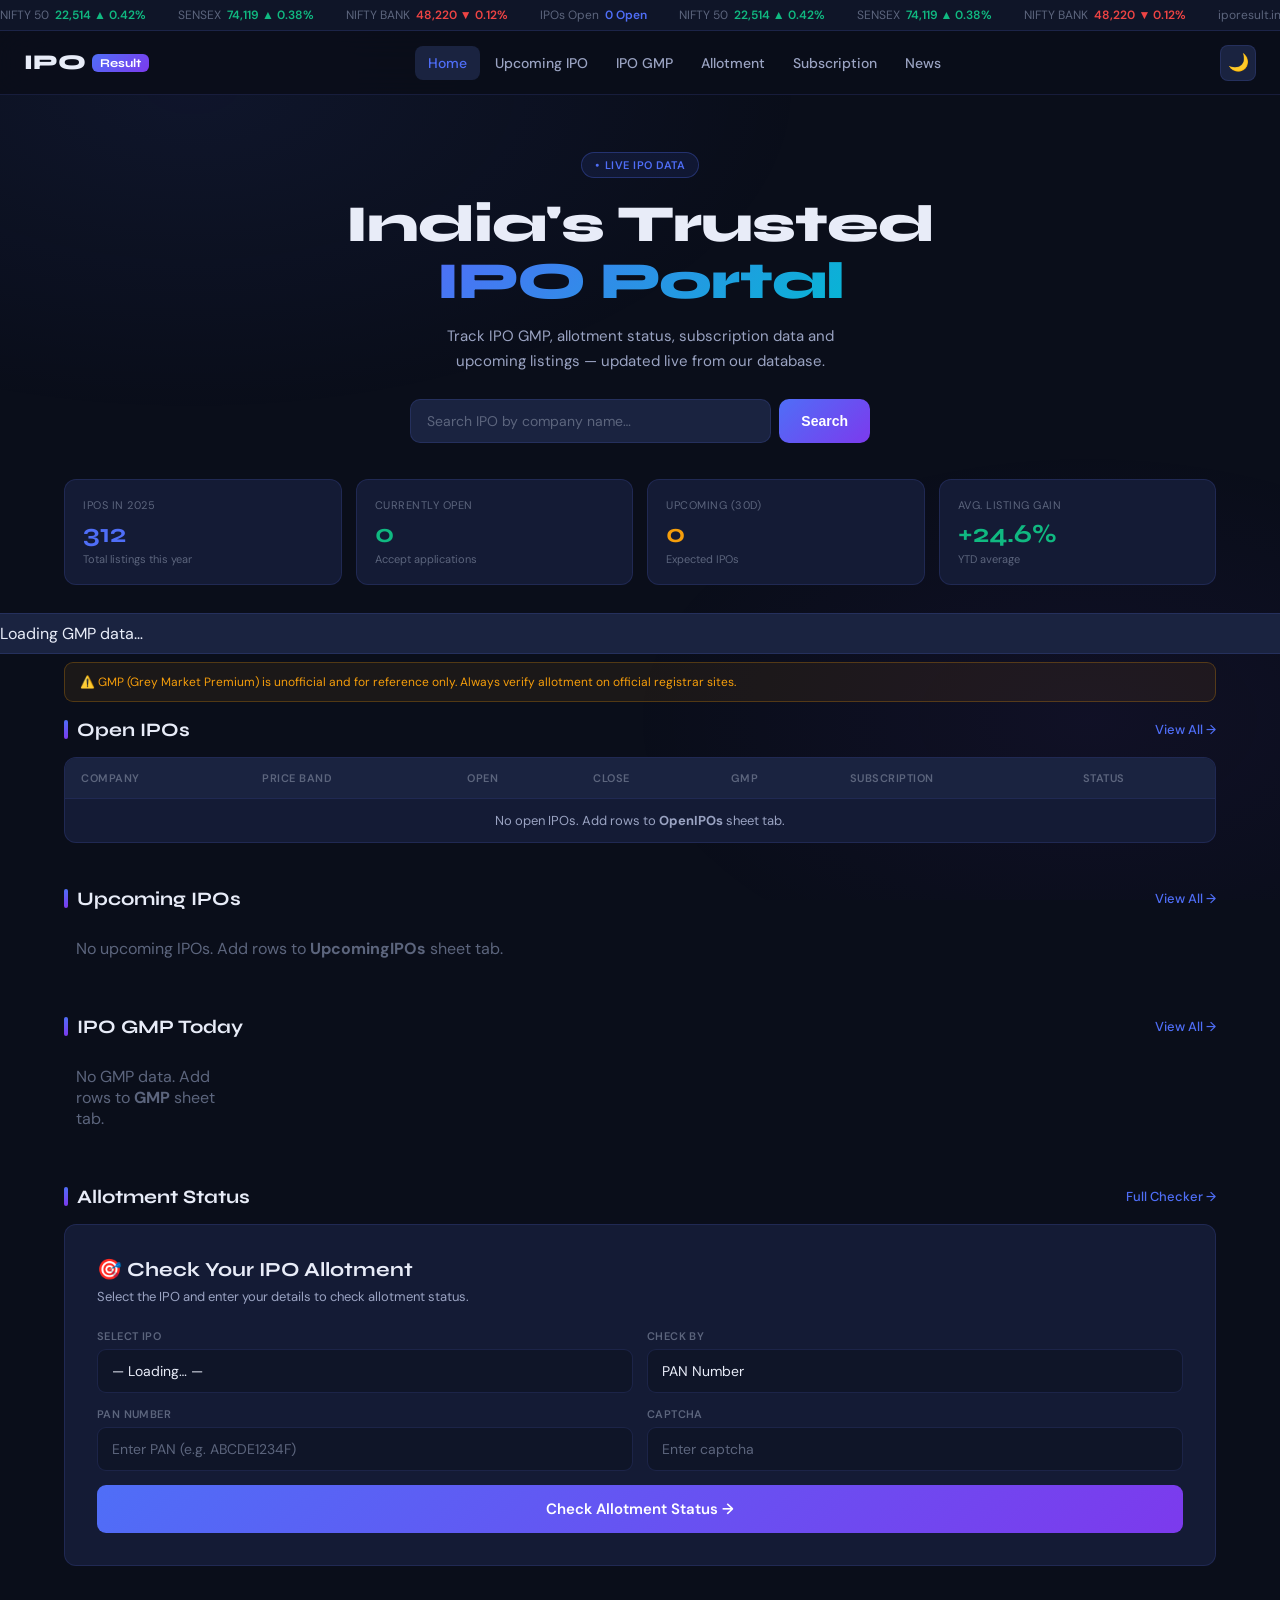
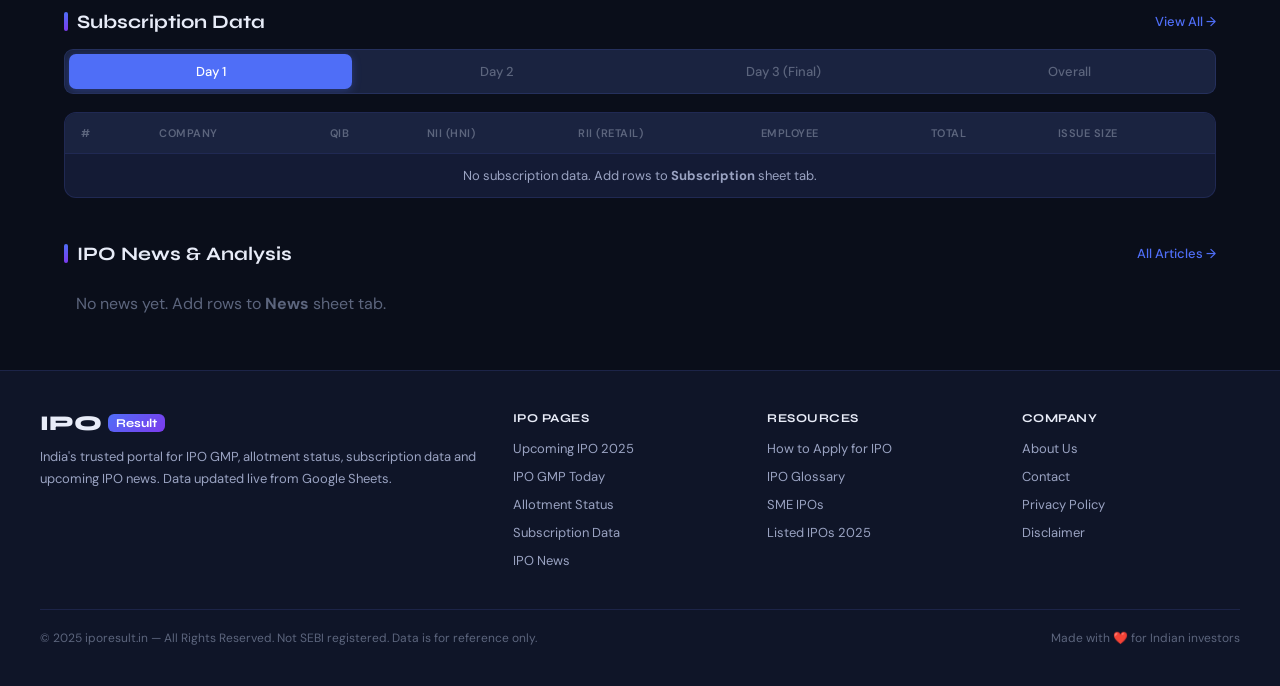
<file: index.html>
<!DOCTYPE html>
<html lang="en">
<head>
<meta charset="UTF-8"/><meta name="viewport" content="width=device-width,initial-scale=1.0"/>
<title>IPO Result | GMP, Allotment Status, Subscription – iporesult.in</title>
<meta name="description" content="Track IPO allotment status, GMP, subscription data and upcoming IPOs. India's trusted IPO portal."/>
<meta name="robots" content="index,follow"/>
<link rel="canonical" href="https://iporesult.in/"/>
<meta property="og:title" content="IPO Result – GMP, Allotment & Subscription Data"/>
<meta property="og:url" content="https://iporesult.in/"/><meta property="og:type" content="website"/>
<script type="application/ld+json">{"@context":"https://schema.org","@type":"WebSite","name":"IPO Result","url":"https://iporesult.in"}</script>
<link rel="preconnect" href="https://fonts.googleapis.com"/>
<link href="https://fonts.googleapis.com/css2?family=Syne:wght@700;800&family=DM+Sans:wght@400;500;600&display=swap" rel="stylesheet"/>
<link rel="stylesheet" href="style.css"/>
</head>
<body>
<div id="site-header"></div>
<main id="home">
  <section class="hero">
    <div class="live-badge">Live IPO Data</div>
    <h1>India's Trusted<br><span class="grad">IPO Portal</span></h1>
    <p>Track IPO GMP, allotment status, subscription data and upcoming listings — updated live from our database.</p>
    <div class="hero-search">
      <input type="search" id="searchBox" placeholder="Search IPO by company name…" onkeydown="if(event.key==='Enter')doSearch()"/>
      <button onclick="doSearch()">Search</button>
    </div>
  </section>
  <div class="stats">
    <div class="stat"><div class="stat-l">IPOs in 2025</div><div class="stat-v" style="color:var(--accent)" id="s0">—</div><div class="stat-s" id="ss0">Loading…</div></div>
    <div class="stat"><div class="stat-l">Currently Open</div><div class="stat-v up" id="s1">—</div><div class="stat-s" id="ss1">Loading…</div></div>
    <div class="stat"><div class="stat-l">Upcoming (30d)</div><div class="stat-v" style="color:var(--orange)" id="s2">—</div><div class="stat-s" id="ss2">Loading…</div></div>
    <div class="stat"><div class="stat-l">Avg. Listing Gain</div><div class="stat-v up">+24.6%</div><div class="stat-s">YTD average</div></div>
  </div>
  <div class="ticker-wrap"><div class="ticker" id="ticker">Loading GMP data…</div></div>
  <div class="notice"><div class="notice-inner">⚠️ GMP (Grey Market Premium) is unofficial and for reference only. Always verify allotment on official registrar sites.</div></div>
  <section class="section" id="open-ipos">
    <div class="sec-hd"><h2 class="sec-title">Open IPOs</h2><a href="upcoming-ipo.html" class="see-all">View All →</a></div>
    <div class="tbl-wrap"><table class="tbl">
      <thead><tr><th>Company</th><th>Price Band</th><th>Open</th><th>Close</th><th>GMP</th><th>Subscription</th><th>Status</th></tr></thead>
      <tbody id="openBody"><tr><td colspan="7" class="no-data"><div class="sk" style="height:14px;width:60%;margin:0 auto"></div></td></tr></tbody>
    </table></div>
  </section>
  <section class="section" id="upcoming">
    <div class="sec-hd"><h2 class="sec-title">Upcoming IPOs</h2><a href="upcoming-ipo.html" class="see-all">View All →</a></div>
    <div class="cards-grid" id="upcomingGrid"><div class="sk" style="height:240px;border-radius:12px"></div><div class="sk" style="height:240px;border-radius:12px"></div><div class="sk" style="height:240px;border-radius:12px"></div></div>
  </section>
  <section class="section" id="gmp">
    <div class="sec-hd"><h2 class="sec-title">IPO GMP Today</h2><a href="ipo-gmp.html" class="see-all">View All →</a></div>
    <div class="gmp-grid" id="gmpGrid"><div class="sk" style="height:100px;border-radius:12px"></div><div class="sk" style="height:100px;border-radius:12px"></div><div class="sk" style="height:100px;border-radius:12px"></div><div class="sk" style="height:100px;border-radius:12px"></div></div>
  </section>
  <section class="section" id="allotment">
    <div class="sec-hd"><h2 class="sec-title">Allotment Status</h2><a href="allotment.html" class="see-all">Full Checker →</a></div>
    <div class="checker">
      <h2>🎯 Check Your IPO Allotment</h2>
      <p>Select the IPO and enter your details to check allotment status.</p>
      <div class="form-row">
        <div class="fg"><label>Select IPO</label><select id="allotIPO"><option value="">— Loading… —</option></select></div>
        <div class="fg"><label>Check By</label><select id="allotBy" onchange="toggleAllotField(this.value)"><option value="pan">PAN Number</option><option value="app">Application Number</option><option value="dp">DP / Client ID</option></select></div>
      </div>
      <div class="form-row">
        <div class="fg"><label id="fieldLabel">PAN Number</label><input type="text" id="fieldVal" placeholder="Enter PAN (e.g. ABCDE1234F)" maxlength="10"/></div>
        <div class="fg"><label>Captcha</label><input type="text" placeholder="Enter captcha"/></div>
      </div>
      <button class="btn-primary" onclick="checkAllotment()">Check Allotment Status →</button>
      <div class="result-box" id="allotResult"></div>
    </div>
  </section>
  <section class="section" id="subscription">
    <div class="sec-hd"><h2 class="sec-title">Subscription Data</h2><a href="subscription.html" class="see-all">View All →</a></div>
    <div class="tabs"><button class="tab active" onclick="setSubTab(this,1)">Day 1</button><button class="tab" onclick="setSubTab(this,2)">Day 2</button><button class="tab" onclick="setSubTab(this,3)">Day 3 (Final)</button><button class="tab" onclick="setSubTab(this,'all')">Overall</button></div>
    <div class="tbl-wrap"><table class="tbl">
      <thead><tr><th>#</th><th>Company</th><th>QIB</th><th>NII (HNI)</th><th>RII (Retail)</th><th>Employee</th><th>Total</th><th>Issue Size</th></tr></thead>
      <tbody id="subBody"><tr><td colspan="8" class="no-data"><div class="sk" style="height:14px;width:60%;margin:0 auto"></div></td></tr></tbody>
    </table></div>
  </section>
  <section class="section" id="news">
    <div class="sec-hd"><h2 class="sec-title">IPO News & Analysis</h2><a href="news.html" class="see-all">All Articles →</a></div>
    <div class="blog-grid" id="newsGrid"><div class="sk" style="height:260px;border-radius:12px"></div><div class="sk" style="height:260px;border-radius:12px"></div><div class="sk" style="height:260px;border-radius:12px"></div></div>
  </section>
</main>
<div id="site-footer"></div>
<script src="config.js"></script>
<script>
var _open=[],_upcoming=[],_subs=[];
function doSearch(){var q=(document.getElementById('searchBox').value||'').trim().toLowerCase();if(!q)return;var hits=_open.concat(_upcoming).filter(function(r){return r.name&&r.name.toLowerCase().includes(q);});if(hits.length){document.getElementById('open-ipos').scrollIntoView({behavior:'smooth'});renderOpenTable(hits);}else alert('No IPO found for "'+q+'".');}
function checkAllotment(){var ipo=document.getElementById('allotIPO').value,by=document.getElementById('allotBy').value,val=document.getElementById('fieldVal').value.trim().toUpperCase();if(!ipo)return showMsg('allotResult','warn','⚠️ Please select an IPO.');if(!val)return showMsg('allotResult','warn','⚠️ Please enter your '+by.toUpperCase()+'.');if(by==='pan'&&!/^[A-Z]{5}[0-9]{4}[A-Z]$/.test(val))return showMsg('allotResult','error','❌ Invalid PAN. Format: ABCDE1234F');showMsg('allotResult','loading','Checking for <strong>'+e(ipo)+'</strong>…');setTimeout(function(){showMsg('allotResult','info','<strong>🎯 '+e(ipo)+'</strong><br><br>Check on official registrar:<br><a href="https://ipostatus.kfintech.com/" target="_blank" style="color:var(--accent);font-weight:600">→ KFin Technologies</a> &nbsp; <a href="https://linkintime.co.in/mwal00/client.html" target="_blank" style="color:var(--accent);font-weight:600">→ Link Intime</a>');},700);}
function setSubTab(btn,day){document.querySelectorAll('.tab').forEach(function(b){b.classList.remove('active');});btn.classList.add('active');var rows=day==='all'?_subs:_subs.filter(function(r){return String(r.day)===String(day);});renderSubTable(rows);}
document.addEventListener('DOMContentLoaded',function(){
  Promise.all([gasGet('getOpenIPOs'),gasGet('getUpcoming'),gasGet('getGMP'),gasGet('getSubs'),gasGet('getNews')]).then(function(res){
    _open=res[0]||[];_upcoming=res[1]||[];var gmp=res[2]||[];_subs=res[3]||[];var news=res[4]||[];
    renderOpenTable(_open);renderUpcomingCards(_upcoming);renderGMPGrid(gmp);renderTicker(gmp);
    renderSubTable(_subs.filter(function(r){return String(r.day)==='1';}));renderNewsGrid(news,'newsGrid',3);
    document.getElementById('s0').textContent=312;document.getElementById('ss0').textContent='Total listings this year';
    document.getElementById('s1').textContent=_open.length;document.getElementById('ss1').textContent='Accept applications';
    document.getElementById('s2').textContent=_upcoming.length;document.getElementById('ss2').textContent='Expected IPOs';
    var sc=document.getElementById('stripOpenCount');if(sc)sc.textContent=_open.length+' Open';
  });
});
</script>
</body>
</html>
</file>
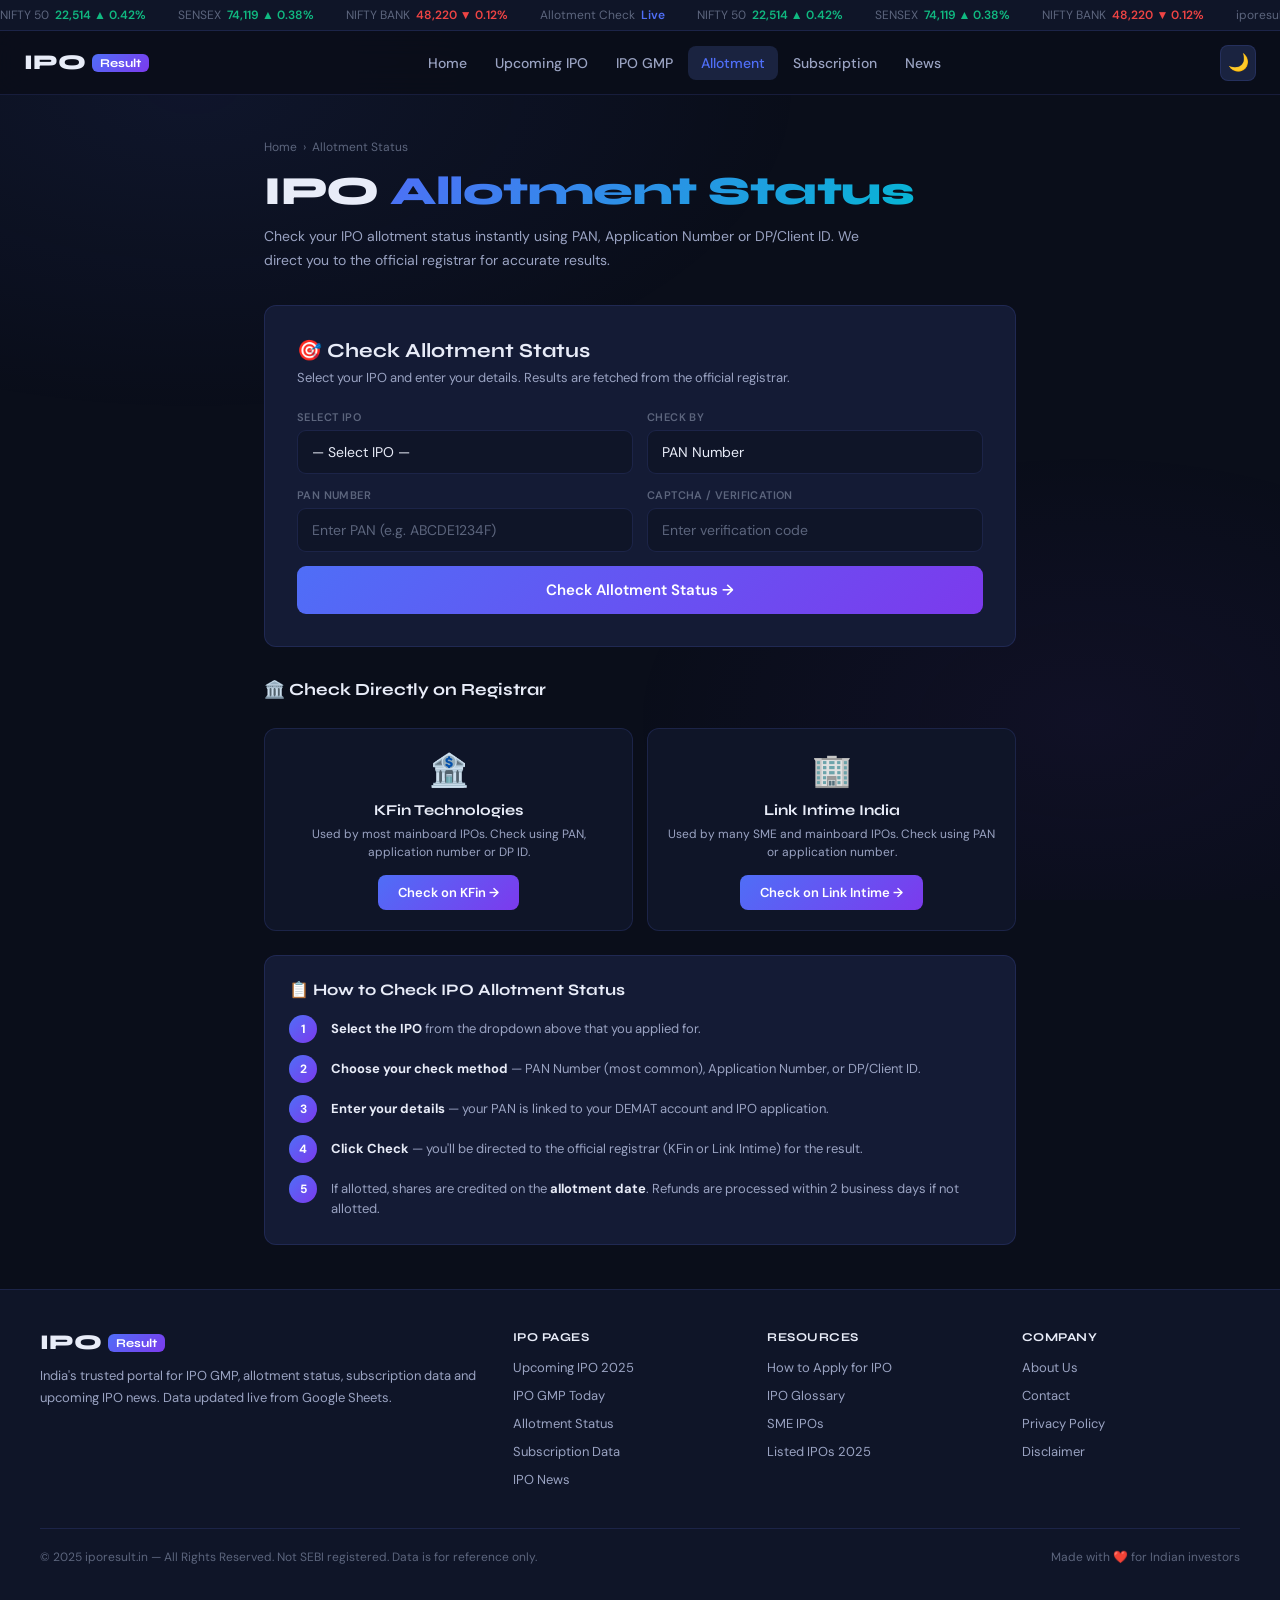
<file: allotment.html>
<!DOCTYPE html>
<html lang="en">
<head>
<meta charset="UTF-8"/><meta name="viewport" content="width=device-width,initial-scale=1.0"/>
<title>IPO Allotment Status Check 2025 – PAN & Application Number | iporesult.in</title>
<meta name="description" content="Check your IPO allotment status instantly using PAN number, application number or DP/Client ID. Supports KFin Technologies and Link Intime registrars."/>
<meta name="robots" content="index,follow"/>
<link rel="canonical" href="https://iporesult.in/allotment.html"/>
<link rel="preconnect" href="https://fonts.googleapis.com"/>
<link href="https://fonts.googleapis.com/css2?family=Syne:wght@700;800&family=DM+Sans:wght@400;500;600&display=swap" rel="stylesheet"/>
<link rel="stylesheet" href="style.css"/>
</head>
<body>
<div id="site-header"></div>
<main>
  <div class="page-hero" style="max-width:800px">
    <div class="breadcrumb"><a href="index.html">Home</a><span>›</span>Allotment Status</div>
    <h1>IPO <span class="grad">Allotment Status</span></h1>
    <p>Check your IPO allotment status instantly using PAN, Application Number or DP/Client ID. We direct you to the official registrar for accurate results.</p>
  </div>
  <div class="section" style="max-width:800px">
    <div class="checker">
      <h2>🎯 Check Allotment Status</h2>
      <p>Select your IPO and enter your details. Results are fetched from the official registrar.</p>
      <div class="form-row">
        <div class="fg"><label>Select IPO</label><select id="allotIPO"><option value="">— Loading IPOs… —</option></select></div>
        <div class="fg"><label>Check By</label><select id="allotBy" onchange="toggleAllotField(this.value)"><option value="pan">PAN Number</option><option value="app">Application Number</option><option value="dp">DP / Client ID</option></select></div>
      </div>
      <div class="form-row">
        <div class="fg"><label id="fieldLabel">PAN Number</label><input type="text" id="fieldVal" placeholder="Enter PAN (e.g. ABCDE1234F)" maxlength="10"/></div>
        <div class="fg"><label>Captcha / Verification</label><input type="text" id="captcha" placeholder="Enter verification code"/></div>
      </div>
      <button class="btn-primary" onclick="checkAllotment()">Check Allotment Status →</button>
      <div class="result-box" id="allotResult"></div>
    </div>
    <h3 style="font-family:'Syne',sans-serif;font-size:17px;margin:32px 0 16px">🏛️ Check Directly on Registrar</h3>
    <div class="reg-grid">
      <div class="reg-card"><div class="reg-icon">🏦</div><div class="reg-name">KFin Technologies</div><div class="reg-desc">Used by most mainboard IPOs. Check using PAN, application number or DP ID.</div><a href="https://ipostatus.kfintech.com/" target="_blank" rel="noopener" class="btn-reg">Check on KFin →</a></div>
      <div class="reg-card"><div class="reg-icon">🏢</div><div class="reg-name">Link Intime India</div><div class="reg-desc">Used by many SME and mainboard IPOs. Check using PAN or application number.</div><a href="https://linkintime.co.in/mwal00/client.html" target="_blank" rel="noopener" class="btn-reg">Check on Link Intime →</a></div>
    </div>
    <div class="how-box">
      <h3>📋 How to Check IPO Allotment Status</h3>
      <div class="steps">
        <div class="step"><div class="step-num">1</div><div class="step-txt"><strong>Select the IPO</strong> from the dropdown above that you applied for.</div></div>
        <div class="step"><div class="step-num">2</div><div class="step-txt"><strong>Choose your check method</strong> — PAN Number (most common), Application Number, or DP/Client ID.</div></div>
        <div class="step"><div class="step-num">3</div><div class="step-txt"><strong>Enter your details</strong> — your PAN is linked to your DEMAT account and IPO application.</div></div>
        <div class="step"><div class="step-num">4</div><div class="step-txt"><strong>Click Check</strong> — you'll be directed to the official registrar (KFin or Link Intime) for the result.</div></div>
        <div class="step"><div class="step-num">5</div><div class="step-txt">If allotted, shares are credited on the <strong>allotment date</strong>. Refunds are processed within 2 business days if not allotted.</div></div>
      </div>
    </div>
  </div>
</main>
<div id="site-footer"></div>
<script src="config.js"></script>
<script>

function checkAllotment(){
  var ipo=document.getElementById('allotIPO').value,by=document.getElementById('allotBy').value,val=document.getElementById('fieldVal').value.trim().toUpperCase();
  if(!ipo)return showMsg('allotResult','warn','⚠️ Please select an IPO first.');
  if(!val)return showMsg('allotResult','warn','⚠️ Please enter your '+by.toUpperCase()+'.');
  if(by==='pan'&&!/^[A-Z]{5}[0-9]{4}[A-Z]$/.test(val))return showMsg('allotResult','error','❌ Invalid PAN format. Example: ABCDE1234F');
  showMsg('allotResult','loading','Checking allotment for <strong>'+e(ipo)+'</strong>…');
  setTimeout(function(){showMsg('allotResult','info','<strong>🎯 Allotment Check: '+e(ipo)+'</strong><br><br>Your PAN: <strong>'+val+'</strong><br><br>Please check on the official registrar site:<br><br><a href="https://ipostatus.kfintech.com/" target="_blank" rel="noopener" style="display:inline-block;padding:10px 18px;background:linear-gradient(135deg,var(--accent),var(--accent2));color:#fff;border-radius:8px;font-weight:600;margin-right:10px;margin-top:8px">🔗 KFin Technologies</a><a href="https://linkintime.co.in/mwal00/client.html" target="_blank" rel="noopener" style="display:inline-block;padding:10px 18px;background:var(--card2);color:var(--text);border:1px solid var(--border);border-radius:8px;font-weight:600;margin-top:8px">🔗 Link Intime India</a>');},700);
}
document.addEventListener('DOMContentLoaded',function(){
  buildMarketStrip('Allotment Check','Live');
  gasGet('getOpenIPOs').then(function(data){
    var rows=Array.isArray(data)?data:[];
    var sel=document.getElementById('allotIPO');
    sel.innerHTML='<option value="">— Select IPO —</option>'+rows.map(function(r){return '<option value="'+e(r.name)+'">'+e(r.name)+'</option>';}).join('');
  });
});

</script>
</body>
</html>
</file>
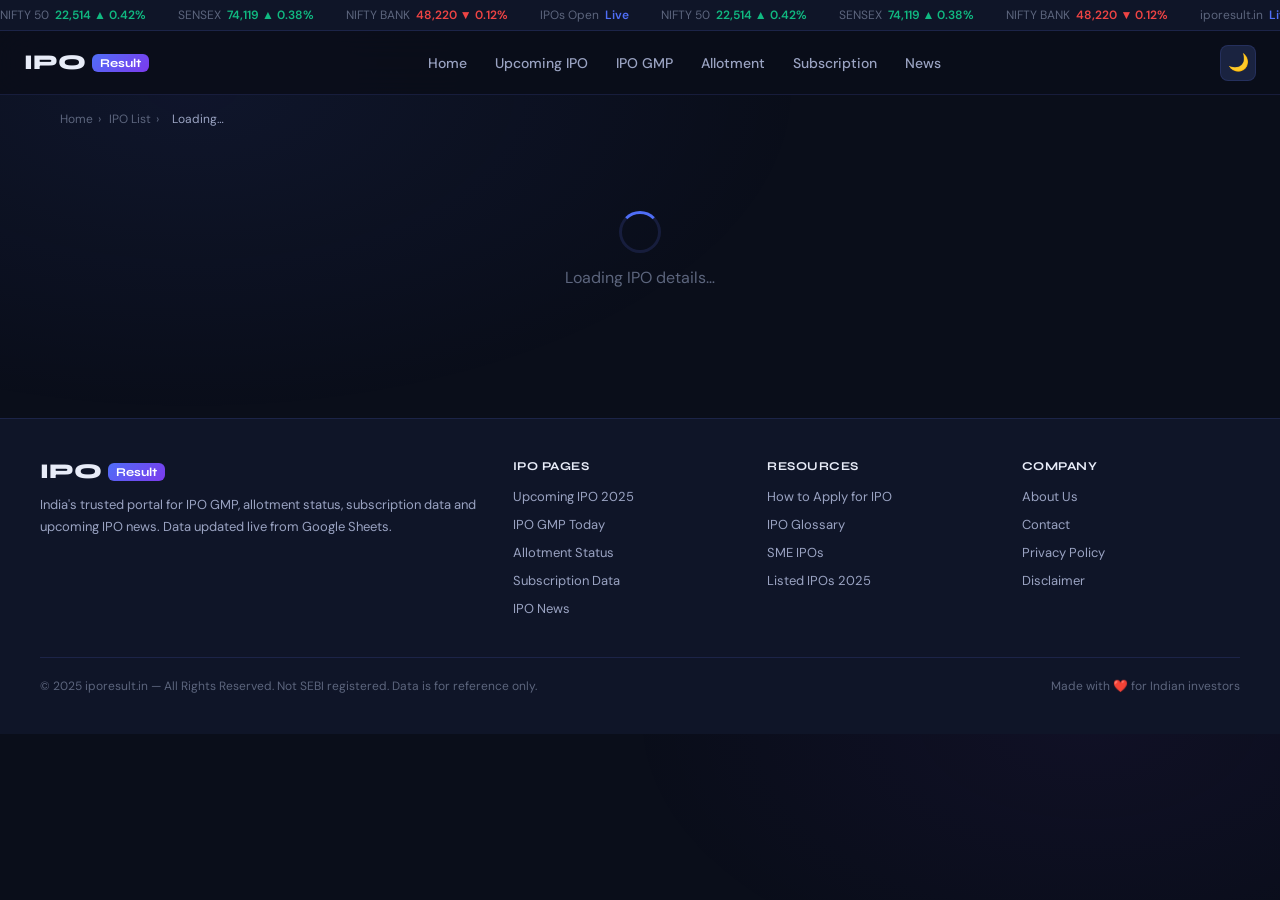
<file: ipo-detail.html>
<!DOCTYPE html>
<html lang="en">
<head>
<meta charset="UTF-8"/><meta name="viewport" content="width=device-width,initial-scale=1.0"/>
<title>IPO Details – iporesult.in</title>
<meta name="robots" content="index,follow"/>
<link rel="preconnect" href="https://fonts.googleapis.com"/>
<link href="https://fonts.googleapis.com/css2?family=Syne:wght@700;800&family=DM+Sans:wght@400;500;600&display=swap" rel="stylesheet"/>
<link rel="stylesheet" href="style.css"/>
<style>
.dw{position:relative;z-index:1;max-width:1200px;margin:0 auto;padding:0 20px 60px}
.dbread{padding:16px 0 0;font-size:12px;color:var(--text3);margin-bottom:14px}
.dbread a{color:var(--text3)}.dbread a:hover{color:var(--accent)}.dbread span{margin:0 5px}

/* HEADER CARD */
.dhc{background:var(--card);border:1px solid var(--border);border-radius:14px;padding:22px;margin-bottom:16px}
.dht{display:flex;align-items:flex-start;gap:18px;flex-wrap:wrap}
.dlogo{width:90px;height:90px;border-radius:12px;background:#fff;border:2px solid #e2e8f0;display:flex;align-items:center;justify-content:center;flex-shrink:0}
.dlogo-i{font-family:'Syne',sans-serif;font-weight:800;font-size:26px;color:var(--accent)}
.dhi{flex:1;min-width:200px}
.dtr{display:flex;align-items:center;gap:9px;flex-wrap:wrap;margin-bottom:8px}
.dtr h1{font-family:'Syne',sans-serif;font-size:clamp(17px,3vw,26px);font-weight:800;color:var(--text);letter-spacing:-.3px}
.dsb{padding:4px 11px;border-radius:50px;font-size:11px;font-weight:700}
.sb-pos{background:rgba(16,185,129,.15);color:var(--green)}
.sb-neg{background:rgba(239,68,68,.15);color:var(--red)}
.sb-open{background:rgba(16,185,129,.15);color:var(--green)}
.sb-up{background:rgba(245,158,11,.15);color:var(--orange)}
.dsummary{font-size:13.5px;color:var(--text2);line-height:1.8}
.dsummary strong{color:var(--text)}

/* RECOMMENDATION BOX */
.drec{display:inline-flex;align-items:center;gap:8px;padding:7px 16px;border-radius:8px;font-size:13px;font-weight:700;margin-top:10px}
.rec-sub{background:rgba(16,185,129,.12);color:var(--green);border:1px solid rgba(16,185,129,.25)}
.rec-avoid{background:rgba(239,68,68,.12);color:var(--red);border:1px solid rgba(239,68,68,.25)}
.rec-may{background:rgba(245,158,11,.12);color:var(--orange);border:1px solid rgba(245,158,11,.25)}
.rec-neutral{background:rgba(99,120,255,.1);color:var(--text2);border:1px solid var(--border)}

/* 4 DATE CARDS */
.ddates{display:grid;grid-template-columns:repeat(4,1fr);gap:12px;margin-bottom:16px}
.ddc{background:var(--card);border:1px solid var(--border);border-radius:12px;padding:16px;text-align:center;position:relative;overflow:hidden}
.ddc::before{content:'';position:absolute;top:0;left:0;right:0;height:3px;background:linear-gradient(90deg,var(--accent),var(--accent2))}
.ddc-icon{font-size:20px;margin-bottom:6px;opacity:.7}
.ddc-l{font-size:10px;color:var(--text3);text-transform:uppercase;letter-spacing:.5px;margin-bottom:5px;font-weight:600}
.ddc-v{font-size:14px;font-weight:700;color:var(--accent);font-family:'Syne',sans-serif}

/* MAIN LAYOUT */
.dmain{display:grid;grid-template-columns:1fr 270px;gap:16px;align-items:start}

/* TABS */
.dtabs{display:flex;background:var(--card);border:1px solid var(--border);border-radius:10px 10px 0 0;overflow-x:auto;border-bottom:none}
.dtab{padding:12px 18px;background:none;border:none;border-bottom:3px solid transparent;color:var(--text3);font-size:13px;font-weight:600;cursor:pointer;white-space:nowrap;font-family:'DM Sans',sans-serif;transition:.15s}
.dtab:hover{color:var(--text);background:rgba(255,255,255,.03)}
.dtab.active{color:var(--accent);border-bottom-color:var(--accent)}
.dtc{background:var(--card);border:1px solid var(--border);border-top:none;border-radius:0 0 10px 10px;padding:20px;margin-bottom:16px}

/* INFO ROWS */
.dsec{font-family:'Syne',sans-serif;font-size:15px;font-weight:800;color:var(--text);margin-bottom:14px;padding-bottom:9px;border-bottom:2px solid var(--border);display:flex;align-items:center;gap:8px}
.d2col{display:grid;grid-template-columns:1fr 1fr;gap:14px}
.dcol{background:var(--bg2);border-radius:9px;overflow:hidden;border:1px solid var(--border)}
.dcolhd{font-size:11px;font-weight:700;color:var(--text);text-transform:uppercase;letter-spacing:.4px;padding:9px 14px;background:var(--card2);border-bottom:1px solid var(--border)}
.dr{display:flex;justify-content:space-between;padding:9px 14px;font-size:13px;border-bottom:1px solid var(--border)}
.dr:last-child{border-bottom:none}
.dr:nth-child(odd){background:rgba(255,255,255,.012)}
.dr-l{color:var(--text3)}
.dr-v{color:var(--text);font-weight:600;text-align:right}
.dr-v a{color:var(--accent)}.dr-v a:hover{text-decoration:underline}

/* FINANCIALS TABLE */
.ftbl{width:100%;border-collapse:collapse;font-size:13px;margin-top:4px}
.ftbl th{padding:9px 12px;text-align:left;font-size:10px;font-weight:700;color:var(--text3);text-transform:uppercase;letter-spacing:.4px;border-bottom:1px solid var(--border);background:var(--bg2)}
.ftbl td{padding:9px 12px;border-bottom:1px solid var(--border);color:var(--text2)}
.ftbl tr:last-child td{border-bottom:none}
.ftbl tr:hover td{background:rgba(79,110,247,.04)}
.ftbl td:first-child{color:var(--text);font-weight:500}

/* SUBSCRIPTION BARS */
.scat{margin-bottom:16px}
.scat-hd{display:flex;justify-content:space-between;font-size:13px;margin-bottom:6px}
.scat-n{font-weight:600;color:var(--text)}
.scat-v{font-weight:700;font-size:15px}
.sbar{height:9px;background:var(--bg2);border-radius:5px;overflow:hidden}
.sfill{height:100%;border-radius:5px;transition:width .9s ease}

/* TIMELINE */
.tl{position:relative;padding-left:30px}
.tl::before{content:'';position:absolute;left:9px;top:0;bottom:0;width:2px;background:var(--border)}
.tli{position:relative;margin-bottom:20px}
.tld{position:absolute;left:-24px;top:3px;width:16px;height:16px;border-radius:50%;display:flex;align-items:center;justify-content:center;font-size:8px;font-weight:700;border:2px solid var(--bg)}
.tld.done{background:var(--green);color:#fff}
.tld.now{background:var(--accent);color:#fff;box-shadow:0 0 0 4px rgba(79,110,247,.2)}
.tld.pend{background:var(--text3);color:#fff}
.tl-date{font-size:11px;color:var(--text3);margin-bottom:1px}
.tl-label{font-size:13px;font-weight:600;color:var(--text)}
.tl-note{font-size:11px;color:var(--text3);margin-top:1px}

/* GMP SECTION */
.gmp-hero{background:var(--bg2);border-radius:10px;padding:18px;margin-bottom:14px;border:1px solid var(--border);display:flex;align-items:center;gap:20px;flex-wrap:wrap}
.gmp-num{font-family:'Syne',sans-serif;font-size:44px;font-weight:800;line-height:1}
.gmp-sig{display:inline-flex;align-items:center;gap:5px;padding:5px 12px;border-radius:50px;font-size:12px;font-weight:700}
.gmp-detail-row{flex:1;min-width:180px}
.gmp-detail-row p{font-size:13px;color:var(--text2);line-height:1.7}

/* ALLOTMENT */
.aform select,.aform input{width:100%;background:var(--bg2);border:1px solid var(--border);color:var(--text);padding:11px 13px;border-radius:9px;font-size:14px;outline:none;font-family:'DM Sans',sans-serif;margin-bottom:12px;-webkit-appearance:none;transition:.2s}
.aform select:focus,.aform input:focus{border-color:var(--accent)}
.aform input::placeholder{color:var(--text3)}
.aform label{display:block;font-size:11px;color:var(--text3);font-weight:600;text-transform:uppercase;letter-spacing:.3px;margin-bottom:5px}
.reglinks{display:flex;gap:10px;flex-wrap:wrap;margin-top:16px}
.rlbtn{display:inline-flex;align-items:center;gap:6px;padding:10px 16px;border-radius:9px;font-size:13px;font-weight:600;border:1px solid var(--border);background:var(--bg2);color:var(--text2);text-decoration:none;transition:.15s;cursor:pointer;font-family:'DM Sans',sans-serif}
.rlbtn:hover{border-color:var(--accent);color:var(--accent)}
.rlbtn.primary{background:linear-gradient(135deg,var(--accent),var(--accent2));border:none;color:#fff}
.rlbtn.primary:hover{opacity:.9;color:#fff}

/* PEER COMPARISON */
.peer-note{font-size:12px;color:var(--text3);margin-bottom:12px;padding:10px 12px;background:var(--bg2);border-radius:8px;border-left:3px solid var(--accent)}

/* SIDEBAR */
.dsb-card{background:var(--card);border:1px solid var(--border);border-radius:12px;overflow:hidden;margin-bottom:14px}
.dsb-title{font-family:'Syne',sans-serif;font-size:13px;font-weight:800;padding:12px 16px;border-bottom:1px solid var(--border);color:var(--text);background:var(--card2)}
.dsbl{list-style:none;padding:6px 0}
.dsbl li{border-bottom:1px solid var(--border)}.dsbl li:last-child{border-bottom:none}
.dsbl a{display:flex;align-items:center;justify-content:space-between;padding:11px 16px;font-size:13px;color:var(--accent);font-weight:500;transition:.15s}
.dsbl a:hover{background:rgba(79,110,247,.05)}
.dsbl a span{color:var(--text3);font-size:11px}
.share-row{display:flex;gap:7px;padding:12px 16px;flex-wrap:wrap}
.shr{flex:1;min-width:60px;padding:8px 5px;border-radius:7px;border:1px solid var(--border);background:var(--bg2);color:var(--text2);font-size:11px;font-weight:600;cursor:pointer;font-family:'DM Sans',sans-serif;text-align:center;transition:.15s}
.shr:hover{border-color:var(--accent);color:var(--accent)}

/* LOADING */
.dload{text-align:center;padding:70px 20px;color:var(--text3)}
.dspin{width:42px;height:42px;border:3px solid var(--border);border-top-color:var(--accent);border-radius:50%;animation:spin .8s linear infinite;margin:0 auto 14px}
@keyframes spin{to{transform:rotate(360deg)}}

/* NOTICE */
.gmp-warn{background:rgba(245,158,11,.07);border:1px solid rgba(245,158,11,.25);border-radius:9px;padding:12px 14px;font-size:12px;color:var(--orange);margin-top:14px}

/* RESPONSIVE */
@media(max-width:900px){.dmain{grid-template-columns:1fr}.d2col{grid-template-columns:1fr}}
@media(max-width:600px){.ddates{grid-template-columns:1fr 1fr}.dht{gap:12px}.dlogo{width:68px;height:68px}}
</style>
</head>
<body>
<div id="site-header"></div>
<main>
<div class="dw">
  <div class="dbread" id="dbread">
    <a href="index.html">Home</a><span>›</span>
    <a href="upcoming-ipo.html">IPO List</a><span>›</span>
    <span id="dbname" style="color:var(--text2)">Loading…</span>
  </div>

  <!-- LOADING -->
  <div class="dload" id="dload"><div class="dspin"></div><p>Loading IPO details…</p></div>

  <!-- CONTENT -->
  <div id="dcontent" style="display:none">

    <!-- HEADER CARD -->
    <div class="dhc">
      <div class="dht">
        <div class="dlogo"><div class="dlogo-i" id="dlogoi">—</div></div>
        <div class="dhi">
          <div class="dtr">
            <h1 id="dtitle">—</h1>
            <span class="dsb" id="dsbadge">—</span>
          </div>
          <p class="dsummary" id="dsummary"></p>
          <div id="drec"></div>
        </div>
      </div>
    </div>

    <!-- 4 DATE CARDS -->
    <div class="ddates">
      <div class="ddc"><div class="ddc-icon">📅</div><div class="ddc-l">Issue Opening Date</div><div class="ddc-v" id="dc-open">TBA</div></div>
      <div class="ddc"><div class="ddc-icon">📅</div><div class="ddc-l">Issue Closing Date</div><div class="ddc-v" id="dc-close">TBA</div></div>
      <div class="ddc"><div class="ddc-icon">💰</div><div class="ddc-l">Price Band</div><div class="ddc-v" id="dc-price">TBA</div></div>
      <div class="ddc"><div class="ddc-icon">📈</div><div class="ddc-l">Listing Date</div><div class="ddc-v" id="dc-list">TBA</div></div>
    </div>

    <!-- MAIN 2-COL -->
    <div class="dmain">
      <div><!-- LEFT -->

        <!-- TABS -->
        <div class="dtabs">
          <button class="dtab active" onclick="dTab('ipo',this)">📋 IPO Details</button>
          <button class="dtab" onclick="dTab('sub',this)">📊 Subscription</button>
          <button class="dtab" onclick="dTab('allot',this)">🎯 Allotment</button>
          <button class="dtab" onclick="dTab('gmp',this)">📈 GMP</button>
          <button class="dtab" onclick="dTab('fin',this)">💹 Financials</button>
          <button class="dtab" onclick="dTab('about',this)">🏢 About</button>
        </div>

        <!-- TAB: IPO DETAILS -->
        <div class="dtc" id="dt-ipo">
          <div class="dsec">📋 <span id="dsec-title">IPO Details</span></div>
          <div class="d2col">
            <div class="dcol">
              <div class="dcolhd">Issue Information</div>
              <div class="dr"><span class="dr-l">IPO Listing At</span><span class="dr-v">BSE &amp; NSE</span></div>
              <div class="dr"><span class="dr-l">Issue Type</span><span class="dr-v" id="d-issuetype">Book Built Issue</span></div>
              <div class="dr"><span class="dr-l">Price Band</span><span class="dr-v" id="d-price">—</span></div>
              <div class="dr"><span class="dr-l">Face Value</span><span class="dr-v" id="d-face">—</span></div>
              <div class="dr"><span class="dr-l">Issue Size</span><span class="dr-v" id="d-size">—</span></div>
              <div class="dr"><span class="dr-l">Fresh Issue</span><span class="dr-v" id="d-fresh">—</span></div>
              <div class="dr"><span class="dr-l">OFS (Offer for Sale)</span><span class="dr-v" id="d-ofs">—</span></div>
              <div class="dr"><span class="dr-l">Lot Size</span><span class="dr-v" id="d-lot">—</span></div>
              <div class="dr"><span class="dr-l">Min. Investment (Retail)</span><span class="dr-v" id="d-min">—</span></div>
              <div class="dr"><span class="dr-l">Min. Investment (HNI)</span><span class="dr-v" id="d-minhni">—</span></div>
              <div class="dr"><span class="dr-l">Market Cap (Post IPO)</span><span class="dr-v" id="d-mcap">—</span></div>
              <div class="dr"><span class="dr-l">P/E Ratio</span><span class="dr-v" id="d-pe">—</span></div>
            </div>
            <div class="dcol">
              <div class="dcolhd">Company &amp; Registrar</div>
              <div class="dr"><span class="dr-l">Category</span><span class="dr-v" id="d-cat">—</span></div>
              <div class="dr"><span class="dr-l">Sector</span><span class="dr-v" id="d-sector">—</span></div>
              <div class="dr"><span class="dr-l">Registrar</span><span class="dr-v" id="d-reg">—</span></div>
              <div class="dr"><span class="dr-l">Lead Manager</span><span class="dr-v" id="d-lead">—</span></div>
              <div class="dr"><span class="dr-l">BSE Script Code</span><span class="dr-v" id="d-bse">—</span></div>
              <div class="dr"><span class="dr-l">NSE Symbol</span><span class="dr-v" id="d-nse">—</span></div>
              <div class="dcolhd" style="margin-top:1px">Important Dates</div>
              <div class="dr"><span class="dr-l">Open Date</span><span class="dr-v" id="d-open">—</span></div>
              <div class="dr"><span class="dr-l">Close Date</span><span class="dr-v" id="d-close">—</span></div>
              <div class="dr"><span class="dr-l">Allotment Date</span><span class="dr-v" id="d-allotd">—</span></div>
              <div class="dr"><span class="dr-l">Refund Initiation</span><span class="dr-v" id="d-refund">—</span></div>
              <div class="dr"><span class="dr-l">Demat Credit</span><span class="dr-v" id="d-demat">—</span></div>
              <div class="dr"><span class="dr-l">Listing Date</span><span class="dr-v" id="d-listd">—</span></div>
            </div>
          </div>
          <!-- DOCUMENTS -->
          <div style="margin-top:16px">
            <div class="dcolhd" style="border-radius:8px 8px 0 0">Documents &amp; Links</div>
            <div style="background:var(--bg2);border-radius:0 0 8px 8px;border:1px solid var(--border);border-top:none">
              <div class="dr"><span class="dr-l">Allotment Status</span><span class="dr-v"><a href="allotment.html">Check Now ↗</a></span></div>
              <div class="dr"><span class="dr-l">DRHP (Draft Prospectus)</span><span class="dr-v" id="d-drhp"><span style="color:var(--text3)">—</span></span></div>
              <div class="dr"><span class="dr-l">RHP (Final Prospectus)</span><span class="dr-v" id="d-rhp"><span style="color:var(--text3)">—</span></span></div>
            </div>
          </div>
          <!-- QUOTA -->
          <div style="margin-top:16px">
            <div class="dsec" style="margin-bottom:10px">👥 Investor Category Quota</div>
            <table class="ftbl">
              <thead><tr><th>Investor Category</th><th>Quota</th><th>Min. Lots</th><th>Min. Investment</th></tr></thead>
              <tbody>
                <tr><td>Retail Individual Investor (RII)</td><td style="color:var(--orange);font-weight:700">35%</td><td id="q-rii-lots">1 Lot</td><td id="q-rii-min">—</td></tr>
                <tr><td>Non-Institutional (NII / Small HNI)</td><td style="color:var(--green);font-weight:700">15%</td><td id="q-nii-lots">2 Lots</td><td id="q-nii-min">—</td></tr>
                <tr><td>Non-Institutional (NII / Big HNI)</td><td style="color:var(--green);font-weight:700">15%</td><td id="q-bhni-lots">15 Lots</td><td id="q-bhni-min">—</td></tr>
                <tr><td>Qualified Institutional Buyer (QIB)</td><td style="color:var(--accent);font-weight:700">50%</td><td>—</td><td>—</td></tr>
              </tbody>
            </table>
          </div>
        </div>

        <!-- TAB: SUBSCRIPTION -->
        <div class="dtc" id="dt-sub" style="display:none">
          <div class="dsec">📊 Subscription Status</div>
          <div class="scat"><div class="scat-hd"><span class="scat-n">QIB (Qualified Institutional Buyers)</span><span class="scat-v" id="sq-qib" style="color:var(--accent)">—</span></div><div class="sbar"><div class="sfill" id="sb-qib" style="width:0%;background:var(--accent)"></div></div></div>
          <div class="scat"><div class="scat-hd"><span class="scat-n">NII / HNI (Non-Institutional Investors)</span><span class="scat-v" id="sq-nii" style="color:var(--green)">—</span></div><div class="sbar"><div class="sfill" id="sb-nii" style="width:0%;background:var(--green)"></div></div></div>
          <div class="scat"><div class="scat-hd"><span class="scat-n">RII (Retail Individual Investors)</span><span class="scat-v" id="sq-rii" style="color:var(--orange)">—</span></div><div class="sbar"><div class="sfill" id="sb-rii" style="width:0%;background:var(--orange)"></div></div></div>
          <div class="scat"><div class="scat-hd"><span class="scat-n" style="font-weight:700;color:var(--text)">Overall Total Subscription</span><span class="scat-v" id="sq-tot" style="color:var(--accent);font-size:18px">—</span></div><div class="sbar" style="height:12px"><div class="sfill" id="sb-tot" style="width:0%;background:linear-gradient(90deg,var(--accent),var(--accent2))"></div></div></div>
          <table class="ftbl" style="margin-top:20px">
            <thead><tr><th>Day</th><th>QIB</th><th>NII (HNI)</th><th>RII (Retail)</th><th>Employee</th><th>Total</th></tr></thead>
            <tbody id="subrows"><tr><td colspan="6" style="text-align:center;padding:20px;color:var(--text3)">Loading…</td></tr></tbody>
          </table>
        </div>

        <!-- TAB: ALLOTMENT -->
        <div class="dtc" id="dt-allot" style="display:none">
          <div class="dsec">🎯 Check Allotment Status</div>
          <div class="aform" style="max-width:460px">
            <div><label>Check By</label><select id="allotBy" onchange="toggleAllotField(this.value)"><option value="pan">PAN Number</option><option value="app">Application Number</option><option value="dp">DP / Client ID</option></select></div>
            <div><label id="fieldLabel">PAN Number</label><input type="text" id="fieldVal" placeholder="Enter PAN (e.g. ABCDE1234F)" maxlength="10"/></div>
            <button class="btn-primary" onclick="doAllot()">Check Allotment Status →</button>
            <div class="result-box" id="allotResult"></div>
          </div>
          <div style="margin-top:20px">
            <div style="font-size:11px;color:var(--text3);font-weight:700;text-transform:uppercase;letter-spacing:.5px;margin-bottom:10px">Check on Official Registrar</div>
            <div class="reglinks">
              <a href="https://ipostatus.kfintech.com/" target="_blank" class="rlbtn primary">🏦 KFin Technologies →</a>
              <a href="https://linkintime.co.in/mwal00/client.html" target="_blank" class="rlbtn">🏢 Link Intime India →</a>
            </div>
          </div>
          <div style="margin-top:20px;background:var(--bg2);border-radius:10px;padding:16px;border:1px solid var(--border)">
            <div style="font-size:13px;font-weight:700;color:var(--text);margin-bottom:10px">How to Check Allotment</div>
            <ol style="font-size:13px;color:var(--text2);line-height:2.1;padding-left:18px">
              <li>Select the IPO you applied for from the dropdown</li>
              <li>Choose PAN Number (most common) or Application Number</li>
              <li>Enter your details and click <strong>Check Allotment</strong></li>
              <li>You'll be redirected to the official registrar</li>
              <li>If allotted, shares are credited to DEMAT on allotment date. Refunds processed within 2 business days.</li>
            </ol>
          </div>
        </div>

        <!-- TAB: GMP -->
        <div class="dtc" id="dt-gmp" style="display:none">
          <div class="dsec">📈 Grey Market Premium (GMP)</div>
          <div class="gmp-hero">
            <div>
              <div style="font-size:11px;color:var(--text3);text-transform:uppercase;letter-spacing:.5px;margin-bottom:4px">Today's GMP</div>
              <div class="gmp-num" id="gmp-num">—</div>
              <div class="gmp-sig" id="gmp-sig" style="margin-top:8px;background:rgba(79,110,247,.1);color:var(--accent)">—</div>
            </div>
            <div class="gmp-detail-row">
              <p id="gmp-desc">GMP data will appear here when available in the GMP sheet tab.</p>
            </div>
          </div>
          <table class="ftbl">
            <thead><tr><th>Metric</th><th>Value</th></tr></thead>
            <tbody>
              <tr><td>Issue Price (Upper Band)</td><td id="gd-ip">—</td></tr>
              <tr><td>Grey Market Premium (GMP)</td><td id="gd-gmp">—</td></tr>
              <tr><td>Estimated Listing Price</td><td id="gd-est">—</td></tr>
              <tr><td>Expected Listing Gain/Loss</td><td id="gd-pct">—</td></tr>
              <tr><td>Kostak Rate (Per Application)</td><td id="gd-kostak">—</td></tr>
              <tr><td>Subject to Sauda</td><td id="gd-sub">—</td></tr>
              <tr><td>Last Updated</td><td id="gd-upd">Today</td></tr>
            </tbody>
          </table>
          <div class="gmp-warn">⚠️ GMP is <strong>unofficial and unregulated</strong>. It is based on grey market activity and does not guarantee actual listing price. Do not base investment decisions solely on GMP data.</div>
        </div>

        <!-- TAB: FINANCIALS -->
        <div class="dtc" id="dt-fin" style="display:none">
          <div class="dsec">💹 Financial Highlights</div>
          <div class="peer-note">💡 Financial data sourced from company DRHP/RHP. Add <strong>revenue_fy24, profit_fy24, revenue_fy23, profit_fy23, revenue_fy22, profit_fy22</strong> columns to your OpenIPOs sheet to populate this section.</div>
          <table class="ftbl">
            <thead><tr><th>Metric</th><th>FY 2024</th><th>FY 2023</th><th>FY 2022</th></tr></thead>
            <tbody>
              <tr><td>Revenue (₹ Cr)</td><td id="f-rev24">—</td><td id="f-rev23">—</td><td id="f-rev22">—</td></tr>
              <tr><td>Net Profit (₹ Cr)</td><td id="f-prof24">—</td><td id="f-prof23">—</td><td id="f-prof22">—</td></tr>
              <tr><td>EBITDA (₹ Cr)</td><td id="f-ebitda">—</td><td>—</td><td>—</td></tr>
              <tr><td>EPS (₹)</td><td id="f-eps">—</td><td>—</td><td>—</td></tr>
              <tr><td>Return on Equity (ROE)</td><td id="f-roe">—</td><td>—</td><td>—</td></tr>
              <tr><td>Debt / Equity Ratio</td><td id="f-de">—</td><td>—</td><td>—</td></tr>
              <tr><td>P/E Ratio (Post IPO)</td><td id="f-pe">—</td><td>—</td><td>—</td></tr>
            </tbody>
          </table>
          <div style="margin-top:20px">
            <div class="dsec" style="margin-bottom:10px">Objects of the Issue</div>
            <p id="d-objects" style="font-size:13px;color:var(--text2);line-height:1.8;background:var(--bg2);padding:14px;border-radius:9px;border:1px solid var(--border)">
              Add an <strong>objects</strong> column to your OpenIPOs sheet to display how IPO funds will be used.
            </p>
          </div>
          <div style="margin-top:16px">
            <div class="dsec" style="margin-bottom:10px">📌 Anchor Investors</div>
            <p id="d-anchor" style="font-size:13px;color:var(--text2);line-height:1.8;background:var(--bg2);padding:14px;border-radius:9px;border:1px solid var(--border)">
              Add an <strong>anchor_investors</strong> column to your OpenIPOs sheet for anchor allocation details.
            </p>
          </div>
        </div>

        <!-- TAB: ABOUT -->
        <div class="dtc" id="dt-about" style="display:none">
          <div class="dsec">🏢 About the Company</div>
          <p id="d-desc" style="font-size:14px;color:var(--text2);line-height:1.8;margin-bottom:20px">Add a <strong>description</strong> column to your OpenIPOs Google Sheet to display company information here.</p>
          <div class="dsec" style="margin-top:8px">📅 IPO Timeline</div>
          <div class="tl" id="dtl">
            <div class="tli"><div class="tld pend">1</div><div class="tl-date" id="tl-open-d">—</div><div class="tl-label">IPO Opens for Subscription</div></div>
            <div class="tli"><div class="tld pend">2</div><div class="tl-date" id="tl-close-d">—</div><div class="tl-label">IPO Closes</div></div>
            <div class="tli"><div class="tld pend">3</div><div class="tl-date" id="tl-allot-d">—</div><div class="tl-label">Allotment Finalisation</div><div class="tl-note">Shares allotted to successful applicants</div></div>
            <div class="tli"><div class="tld pend">4</div><div class="tl-date" id="tl-refund-d">—</div><div class="tl-label">Refund Initiation</div><div class="tl-note">Refunds to unsuccessful applicants</div></div>
            <div class="tli"><div class="tld pend">5</div><div class="tl-date" id="tl-demat-d">—</div><div class="tl-label">Shares Credited to Demat Account</div></div>
            <div class="tli"><div class="tld pend">6</div><div class="tl-date" id="tl-list-d">—</div><div class="tl-label">Listing on BSE &amp; NSE 🎉</div><div class="tl-note" id="tl-list-note"></div></div>
          </div>
        </div>

      </div><!-- /LEFT -->

      <!-- RIGHT SIDEBAR -->
      <div>
        <!-- KEY NUMBERS -->
        <div class="dsb-card">
          <div class="dsb-title">📊 Subscription &amp; GMP</div>
          <div style="padding:0">
            <div class="dr" style="padding:10px 16px"><span class="dr-l">QIB Quota</span><span class="dr-v">50%</span></div>
            <div class="dr" style="padding:10px 16px"><span class="dr-l">NII / HNI Quota</span><span class="dr-v">15%</span></div>
            <div class="dr" style="padding:10px 16px"><span class="dr-l">Retail Quota</span><span class="dr-v">35%</span></div>
            <div class="dr" style="padding:10px 16px"><span class="dr-l">Total Subscription</span><span class="dr-v" id="sk-sub">—</span></div>
            <div class="dr" style="padding:10px 16px"><span class="dr-l">GMP Today</span><span class="dr-v" id="sk-gmp">—</span></div>
            <div class="dr" style="padding:10px 16px"><span class="dr-l">Est. Listing Price</span><span class="dr-v" id="sk-est">—</span></div>
            <div class="dr" style="padding:10px 16px;border:none"><span class="dr-l">Kostak Rate</span><span class="dr-v" id="sk-kostak">—</span></div>
          </div>
        </div>

        <!-- QUICK LINKS -->
        <div class="dsb-card">
          <div class="dsb-title">⚡ Quick / Useful Links</div>
          <ul class="dsbl">
            <li><a href="ipo-gmp.html">View Latest IPO GMP <span>↗</span></a></li>
            <li><a href="subscription.html">IPO Live Subscription <span>↗</span></a></li>
            <li><a href="allotment.html">Check Allotment Status <span>↗</span></a></li>
            <li><a href="upcoming-ipo.html">Upcoming IPOs 2025 <span>↗</span></a></li>
            <li><a href="https://ipostatus.kfintech.com/" target="_blank">KFin Technologies <span>↗</span></a></li>
            <li><a href="https://linkintime.co.in/mwal00/client.html" target="_blank">Link Intime India <span>↗</span></a></li>
            <li><a href="https://www.nseindia.com/invest/ipo" target="_blank">Apply on NSE <span>↗</span></a></li>
            <li><a href="https://www.bseindia.com/investorszone/ipo_application.html" target="_blank">Apply on BSE <span>↗</span></a></li>
          </ul>
        </div>

        <!-- SHARE -->
        <div class="dsb-card">
          <div class="dsb-title">📤 Share This IPO</div>
          <div class="share-row">
            <button class="shr" onclick="doShare('whatsapp')">💬 WhatsApp</button>
            <button class="shr" onclick="doShare('twitter')">🐦 Twitter</button>
            <button class="shr" onclick="doShare('telegram')">✈️ Telegram</button>
            <button class="shr" onclick="copyLink()">🔗 Copy</button>
          </div>
        </div>

        <!-- APPLY -->
        <button class="btn-primary" style="width:100%;padding:13px;font-size:14px;margin-bottom:14px" onclick="window.open('https://www.nseindia.com/invest/ipo','_blank')">Apply for IPO on NSE →</button>
        <button class="btn-primary" style="width:100%;padding:13px;font-size:14px;background:linear-gradient(135deg,#10b981,#06b6d4)" onclick="alertFor(document.getElementById('dtitle').textContent)">🔔 Set Allotment Alert</button>
      </div><!-- /RIGHT -->
    </div><!-- /MAIN -->
  </div><!-- /CONTENT -->
</div><!-- /DW -->
</main>
<div id="site-footer"></div>
<script src="config.js"></script>
<script>
var ipoName = getParam('name');

// ── TABS ─────────────────────────────────────────────────────
function dTab(id, btn) {
  document.querySelectorAll('.dtab').forEach(function(b){ b.classList.remove('active'); });
  ['ipo','sub','allot','gmp','fin','about'].forEach(function(t){ document.getElementById('dt-'+t).style.display='none'; });
  btn.classList.add('active');
  document.getElementById('dt-'+id).style.display = 'block';
}

// ── SAFE FILL ────────────────────────────────────────────────
function fill(id, val) {
  var el = document.getElementById(id);
  if (el && val !== null && val !== undefined && val !== '' && val !== '—') el.textContent = val;
}
function fillLink(id, url, label) {
  var el = document.getElementById(id);
  if (el && url) el.innerHTML = '<a href="' + e(url) + '" target="_blank">' + (label||'Download ↗') + '</a>';
}

// ── SUMMARY ──────────────────────────────────────────────────
function buildSummary(d, gmp) {
  var name = d.name || ipoName;
  var parts = [];

  var s = '<strong>' + e(name) + ' IPO</strong>';
  if (d.issue_size) s += ', an issue worth <strong>' + e(d.issue_size) + '</strong>,';

  var open  = d.open_date  || d.expected_open  || '';
  var close = d.close_date || d.expected_close || '';
  if (open && close) s += ' was open from <strong>' + e(open) + '</strong> to <strong>' + e(close) + '</strong>';
  if (d.listing_date) s += ' and listed on BSE, NSE on <strong>' + e(d.listing_date) + '</strong>';
  s += '.';

  if (d.price_band) {
    var upper = parseFloat((d.price_band+'').split(/[-–]/).pop().replace(/[^\d.]/g,''))||0;
    var lot   = parseInt(d.lot_size)||0;
    if (d.ticker) s += ' The public issue (<strong>' + e(d.ticker) + '</strong>) was offered at <strong>' + e(d.price_band) + ' per share</strong>.';
    if (upper && lot) s += ' Minimum investment for retail investors: <strong>₹' + (upper*lot).toLocaleString('en-IN') + '</strong> (1 lot = ' + lot + ' shares).';
  }

  if (d.listing_price && d.price_band) {
    var ip  = parseFloat((d.price_band+'').split(/[-–]/).pop().replace(/[^\d.]/g,''))||0;
    var lp  = parseFloat(d.listing_price)||0;
    if (ip && lp) {
      var diff = ((lp-ip)/ip*100).toFixed(2);
      var pos  = lp >= ip;
      s += ' The IPO listed at <strong>₹'+lp+'</strong>, resulting in a <strong style="color:'+(pos?'var(--green)':'var(--red)')+'">listing '+(pos?'gain of +':'loss of ')+diff+'%</strong>.';
    }
  }

  return s;
}

// ── RECOMMENDATION ───────────────────────────────────────────
function buildRec(rec) {
  if (!rec) return;
  var r = rec.toLowerCase();
  var map = {
    subscribe:   {cls:'rec-sub',   icon:'✅', label:'Subscribe'},
    avoid:       {cls:'rec-avoid', icon:'❌', label:'Avoid'},
    'may apply': {cls:'rec-may',   icon:'🟡', label:'May Apply'},
    neutral:     {cls:'rec-neutral',icon:'⚪',label:'Neutral'},
  };
  var found = null;
  Object.keys(map).forEach(function(k){ if(r.includes(k)) found=map[k]; });
  if (!found) return;
  document.getElementById('drec').innerHTML =
    '<div class="drec ' + found.cls + '">' + found.icon + ' Recommendation: <strong>' + found.label + '</strong></div>';
}

// ── FILL ALL ─────────────────────────────────────────────────
function fillAll(data) {
  var d    = data.open || data.upcoming || {};
  var gmp  = data.gmp  || null;
  var subs = data.subs || [];
  var name = d.name || ipoName;

  // Meta
  document.title = name + ' IPO Details 2025 – GMP, Allotment, Subscription | iporesult.in';
  document.getElementById('dbname').textContent = name;
  document.getElementById('dsec-title').textContent = name + ' IPO Details';

  // Logo + title
  var init = name.split(' ').slice(0,2).map(function(w){return w[0]||'';}).join('').toUpperCase();
  document.getElementById('dlogoi').textContent = init;
  fill('dtitle', name);

  // Status badge
  var sb = document.getElementById('dsbadge');
  if (d.listing_price) {
    var ip = parseFloat((d.price_band||'').split(/[-–]/).pop().replace(/[^\d.]/g,''))||0;
    var lp = parseFloat(d.listing_price)||0;
    var pos = lp >= ip;
    sb.textContent = pos ? 'Listed Positive' : 'Listed Negative';
    sb.className   = 'dsb ' + (pos ? 'sb-pos' : 'sb-neg');
  } else if (data.open) {
    sb.textContent = (d.status||'Open').toUpperCase(); sb.className = 'dsb sb-open';
  } else {
    sb.textContent = 'Upcoming'; sb.className = 'dsb sb-up';
  }

  // Summary + recommendation
  document.getElementById('dsummary').innerHTML = buildSummary(d, gmp);
  buildRec(d.recommendation);

  // 4 date cards
  fill('dc-open',  d.open_date  || d.expected_open);
  fill('dc-close', d.close_date || d.expected_close);
  fill('dc-price', d.price_band);
  fill('dc-list',  d.listing_date);

  // Sidebar
  if (gmp) {
    var gv = parseFloat(gmp.gmp)||0;
    var gmpTxt = (gv>=0?'+':'')+'₹'+gv;
    document.getElementById('sk-gmp').textContent = gmpTxt;
    document.getElementById('sk-gmp').style.color = gv>=0?'var(--green)':'var(--red)';
    fill('sk-est',    gmp.estimated_listing ? '₹'+gmp.estimated_listing : null);
    fill('sk-kostak', gmp.kostak ? '₹'+gmp.kostak : null);
  }
  if (subs && subs.length) {
    var last = subs[subs.length-1];
    if (last.total) document.getElementById('sk-sub').textContent = parseFloat(last.total).toFixed(2)+'x';
  }

  // IPO Details tab
  fill('d-issuetype', d.issue_type || 'Book Built Issue');
  fill('d-price',     d.price_band);
  fill('d-face',      d.face_value ? '₹'+d.face_value : null);
  fill('d-size',      d.issue_size);
  fill('d-fresh',     d.fresh_issue);
  fill('d-ofs',       d.ofs);
  fill('d-lot',       d.lot_size ? d.lot_size+' Shares' : null);
  fill('d-cat',       d.category);
  fill('d-sector',    d.sector);
  fill('d-reg',       d.registrar);
  fill('d-lead',      d.lead_manager);
  fill('d-bse',       d.bse_code);
  fill('d-nse',       d.nse_symbol || d.ticker);
  fill('d-open',      d.open_date || d.expected_open);
  fill('d-close',     d.close_date || d.expected_close);
  fill('d-allotd',    d.allotment_date);
  fill('d-refund',    d.refund_date);
  fill('d-demat',     d.demat_date);
  fill('d-listd',     d.listing_date);
  fill('d-mcap',      d.market_cap);
  fill('d-pe',        d.pe_ratio ? d.pe_ratio+'x' : null);
  fillLink('d-drhp',  d.drhp_url, 'Download DRHP ↗');
  fillLink('d-rhp',   d.rhp_url,  'Download RHP ↗');

  // Min investment calculations
  var ub  = parseFloat((d.price_band||'').split(/[-–]/).pop().replace(/[^\d.]/g,''))||0;
  var lot = parseInt(d.lot_size)||0;
  if (ub && lot) {
    fill('d-min',      '₹'+(ub*lot).toLocaleString('en-IN'));
    fill('d-minhni',   '₹'+(ub*lot*2).toLocaleString('en-IN'));
    fill('q-rii-lots', '1 Lot ('+lot+' shares)');
    fill('q-nii-lots', '2 Lots ('+(lot*2)+' shares)');
    fill('q-bhni-lots','15 Lots ('+(lot*15)+' shares)');
    fill('q-rii-min',  '₹'+(ub*lot).toLocaleString('en-IN'));
    fill('q-nii-min',  '₹'+(ub*lot*2).toLocaleString('en-IN'));
    fill('q-bhni-min', '₹'+(ub*lot*15).toLocaleString('en-IN'));
  }

  // GMP tab
  if (gmp) {
    var gv2  = parseFloat(gmp.gmp)||0;
    var ip2  = parseFloat((gmp.ipo_price||'').toString().replace(/[^\d.]/g,''))||0;
    var est2 = parseFloat(gmp.estimated_listing)||0;
    var pct2 = ip2>0 ? ((gv2/ip2)*100).toFixed(2) : null;
    var sig  = gv2>30?'🔥 Strong Buy Signal':gv2>10?'✅ Positive Signal':gv2>0?'🟡 Mild Positive':gv2<0?'🔴 Negative Signal':'⚪ No GMP Data';
    var sigBg = gv2>0?'rgba(16,185,129,.12);color:var(--green)':gv2<0?'rgba(239,68,68,.12);color:var(--red)':'rgba(99,120,255,.1);color:var(--text3)';

    document.getElementById('gmp-num').textContent = (gv2>=0?'+':'')+'₹'+gv2;
    document.getElementById('gmp-num').style.color = gv2>=0?'var(--green)':'var(--red)';
    document.getElementById('gmp-sig').textContent = sig;
    document.getElementById('gmp-sig').style.cssText = 'display:inline-flex;align-items:center;gap:5px;padding:5px 12px;border-radius:50px;font-size:12px;font-weight:700;margin-top:8px;background:'+sigBg;
    document.getElementById('gmp-desc').textContent = 'Grey market traders are currently pricing '+(d.name||ipoName)+' shares at a '+(gv2>=0?'premium':'discount')+' of ₹'+Math.abs(gv2)+' over the issue price.';
    document.getElementById('gd-ip').textContent    = gmp.ipo_price ? '₹'+gmp.ipo_price : '—';
    document.getElementById('gd-gmp').innerHTML     = '<span style="color:'+(gv2>=0?'var(--green)':'var(--red)');font-weight:700">'+(gv2>=0?'+':'')+'₹'+gv2+'</span>';
    document.getElementById('gd-est').textContent   = est2 ? '₹'+est2 : '—';
    if (pct2) { document.getElementById('gd-pct').innerHTML = '<span style="color:'+(gv2>=0?'var(--green)':'var(--red)')+';font-weight:700">'+(gv2>=0?'+':'')+pct2+'%</span>'; }
    fill('gd-kostak', gmp.kostak ? '₹'+gmp.kostak : null);
    fill('gd-sub',    gmp.subject);
    fill('gd-upd',    gmp.last_updated || 'Today');
  }

  // Financials tab
  fill('f-rev24',  d.revenue_fy24);
  fill('f-rev23',  d.revenue_fy23);
  fill('f-rev22',  d.revenue_fy22);
  fill('f-prof24', d.profit_fy24);
  fill('f-prof23', d.profit_fy23);
  fill('f-prof22', d.profit_fy22);
  fill('f-ebitda', d.ebitda);
  fill('f-eps',    d.eps);
  fill('f-roe',    d.roe ? d.roe+'%' : null);
  fill('f-de',     d.de_ratio);
  fill('f-pe',     d.pe_ratio ? d.pe_ratio+'x' : null);
  if (d.objects)          document.getElementById('d-objects').textContent  = d.objects;
  if (d.anchor_investors) document.getElementById('d-anchor').textContent   = d.anchor_investors;

  // About + timeline
  if (d.description) document.getElementById('d-desc').textContent = d.description;
  fill('tl-open-d',  d.open_date  || d.expected_open);
  fill('tl-close-d', d.close_date || d.expected_close);
  fill('tl-allot-d', d.allotment_date);
  fill('tl-refund-d',d.refund_date);
  fill('tl-demat-d', d.demat_date);
  fill('tl-list-d',  d.listing_date);
  if (d.listing_price) fill('tl-list-note', 'Listing price: ₹'+d.listing_price);

  // Timeline dots — mark done vs pending
  var today = new Date(); today.setHours(0,0,0,0);
  var tldots = document.querySelectorAll('.tld');
  var tldates = [d.open_date||d.expected_open, d.close_date||d.expected_close, d.allotment_date, d.refund_date, d.demat_date, d.listing_date];
  tldates.forEach(function(dt,i){
    if (!dt || !tldots[i]) return;
    var d2 = new Date(dt);
    if (isNaN(d2)) return;
    d2.setHours(0,0,0,0);
    tldots[i].className = 'tld ' + (d2 < today ? 'done' : d2.getTime()===today.getTime() ? 'now' : 'pend');
  });

  // Subscription tab
  if (subs && subs.length) fillSubs(subs);

  // Show page
  document.getElementById('dload').style.display   = 'none';
  document.getElementById('dcontent').style.display = 'block';
}

// ── SUBSCRIPTION ─────────────────────────────────────────────
function fillSubs(rows) {
  var last = rows[rows.length-1]||{};
  function setBar(vid,bid,v,color){
    var val=parseFloat(v)||0;
    document.getElementById(vid).textContent=val>0?val.toFixed(2)+'x':'—';
    setTimeout(function(){document.getElementById(bid).style.width=Math.min(100,(val/5)*100)+'%';},100);
  }
  setBar('sq-qib','sb-qib',last.qib,'var(--accent)');
  setBar('sq-nii','sb-nii',last.nii,'var(--green)');
  setBar('sq-rii','sb-rii',last.rii,'var(--orange)');
  setBar('sq-tot','sb-tot',last.total,'linear-gradient(90deg,var(--accent),var(--accent2))');
  document.getElementById('subrows').innerHTML=rows.map(function(r){
    var tot=parseFloat(r.total)||0;
    return '<tr><td>Day '+e(r.day)+'</td>'
      +'<td class="'+(parseFloat(r.qib)>=1?'up':'')+'">'+(r.qib?parseFloat(r.qib).toFixed(2)+'x':'—')+'</td>'
      +'<td class="'+(parseFloat(r.nii)>=1?'up':'')+'">'+(r.nii?parseFloat(r.nii).toFixed(2)+'x':'—')+'</td>'
      +'<td class="'+(parseFloat(r.rii)>=1?'up':'')+'">'+(r.rii?parseFloat(r.rii).toFixed(2)+'x':'—')+'</td>'
      +'<td>'+(r.employee?parseFloat(r.employee).toFixed(2)+'x':'—')+'</td>'
      +'<td class="'+(tot>=1?'up':'')+'" style="font-weight:700">'+(tot>0?tot.toFixed(2)+'x':'—')+'</td></tr>';
  }).join('');
}

// ── ALLOTMENT ────────────────────────────────────────────────
function doAllot(){
  var by=document.getElementById('allotBy').value,val=document.getElementById('fieldVal').value.trim().toUpperCase();
  if(!val)return showMsg('allotResult','warn','⚠️ Please enter your '+by.toUpperCase()+'.');
  if(by==='pan'&&!/^[A-Z]{5}[0-9]{4}[A-Z]$/.test(val))return showMsg('allotResult','error','❌ Invalid PAN. Format: ABCDE1234F');
  showMsg('allotResult','loading','Checking allotment…');
  setTimeout(function(){showMsg('allotResult','info','<strong>'+e(ipoName)+'</strong> — '+by.toUpperCase()+': <strong>'+val+'</strong><br><br>Check on official registrar:<br><a href="https://ipostatus.kfintech.com/" target="_blank" style="color:var(--accent);font-weight:600">→ KFin Technologies</a>&nbsp;&nbsp;<a href="https://linkintime.co.in/mwal00/client.html" target="_blank" style="color:var(--accent);font-weight:600">→ Link Intime India</a>');},600);
}

// ── SHARE ────────────────────────────────────────────────────
function doShare(p){var url=encodeURIComponent(window.location.href),txt=encodeURIComponent((ipoName||'IPO')+' IPO – GMP, Allotment & Subscription | iporesult.in');var links={whatsapp:'https://wa.me/?text='+txt+'%20'+url,twitter:'https://twitter.com/intent/tweet?text='+txt+'&url='+url,telegram:'https://t.me/share/url?url='+url+'&text='+txt};window.open(links[p],'_blank');}
function copyLink(){navigator.clipboard?navigator.clipboard.writeText(window.location.href).then(function(){alert('✅ Link copied!');}).catch(function(){alert(window.location.href);}):alert(window.location.href);}

// ── BOOT ─────────────────────────────────────────────────────
// Use window.onload — does NOT depend on shellReady.
// Data loads even if header/footer injection fails.
function _bootDetail() {
  if (!ipoName) {
    document.getElementById('dload').innerHTML='<p style="color:var(--red)">⚠️ No IPO name in URL.<br>Use: <code>ipo-detail.html?name=Company+Name</code></p>';
    return;
  }

  document.getElementById('dbname').textContent = decodeURIComponent(ipoName);

  getIPODetail(ipoName).then(function(data){
    if (!data || (!data.open && !data.upcoming)) {
      document.getElementById('dload').innerHTML =
        '<div style="max-width:500px;margin:0 auto;text-align:left">'
        + '<p style="color:var(--orange);font-size:15px;font-weight:600;margin-bottom:12px">⚠️ No data found for: <strong>"' + e(decodeURIComponent(ipoName)) + '"</strong></p>'
        + '<p style="color:var(--text2);font-size:13px;line-height:1.8">Make sure the name in the URL <strong>exactly matches</strong> the <b>name</b> column in your Google Sheet (case-sensitive, spaces included).</p>'
        + '<p style="color:var(--text2);font-size:13px;margin-top:8px">URL name: <code style="background:var(--bg2);padding:2px 8px;border-radius:4px;color:var(--accent)">' + e(decodeURIComponent(ipoName)) + '</code></p>'
        + '<a href="upcoming-ipo.html" style="display:inline-block;margin-top:16px;padding:10px 20px;background:linear-gradient(135deg,var(--accent),var(--accent2));color:#fff;border-radius:9px;font-weight:600;font-size:13px">← Back to IPO List</a>'
        + '</div>';
      return;
    }
    fillAll(data);
  }).catch(function(err){
    document.getElementById('dload').innerHTML =
      '<p style="color:var(--red)">❌ Failed to load IPO data.<br><small style="color:var(--text3)">' + err.message + '</small><br><br>'
      + '<a href="index.html" style="color:var(--accent)">← Go back home</a></p>';
  });
}

// Fire on DOMContentLoaded — never wait for shellReady
if (document.readyState === 'loading') {
  document.addEventListener('DOMContentLoaded', _bootDetail);
} else {
  _bootDetail();
}
// Also listen for shellReady (updates nav active state, that's all)
document.addEventListener('shellReady', function() {});
</script>
</body>
</html>
</file>
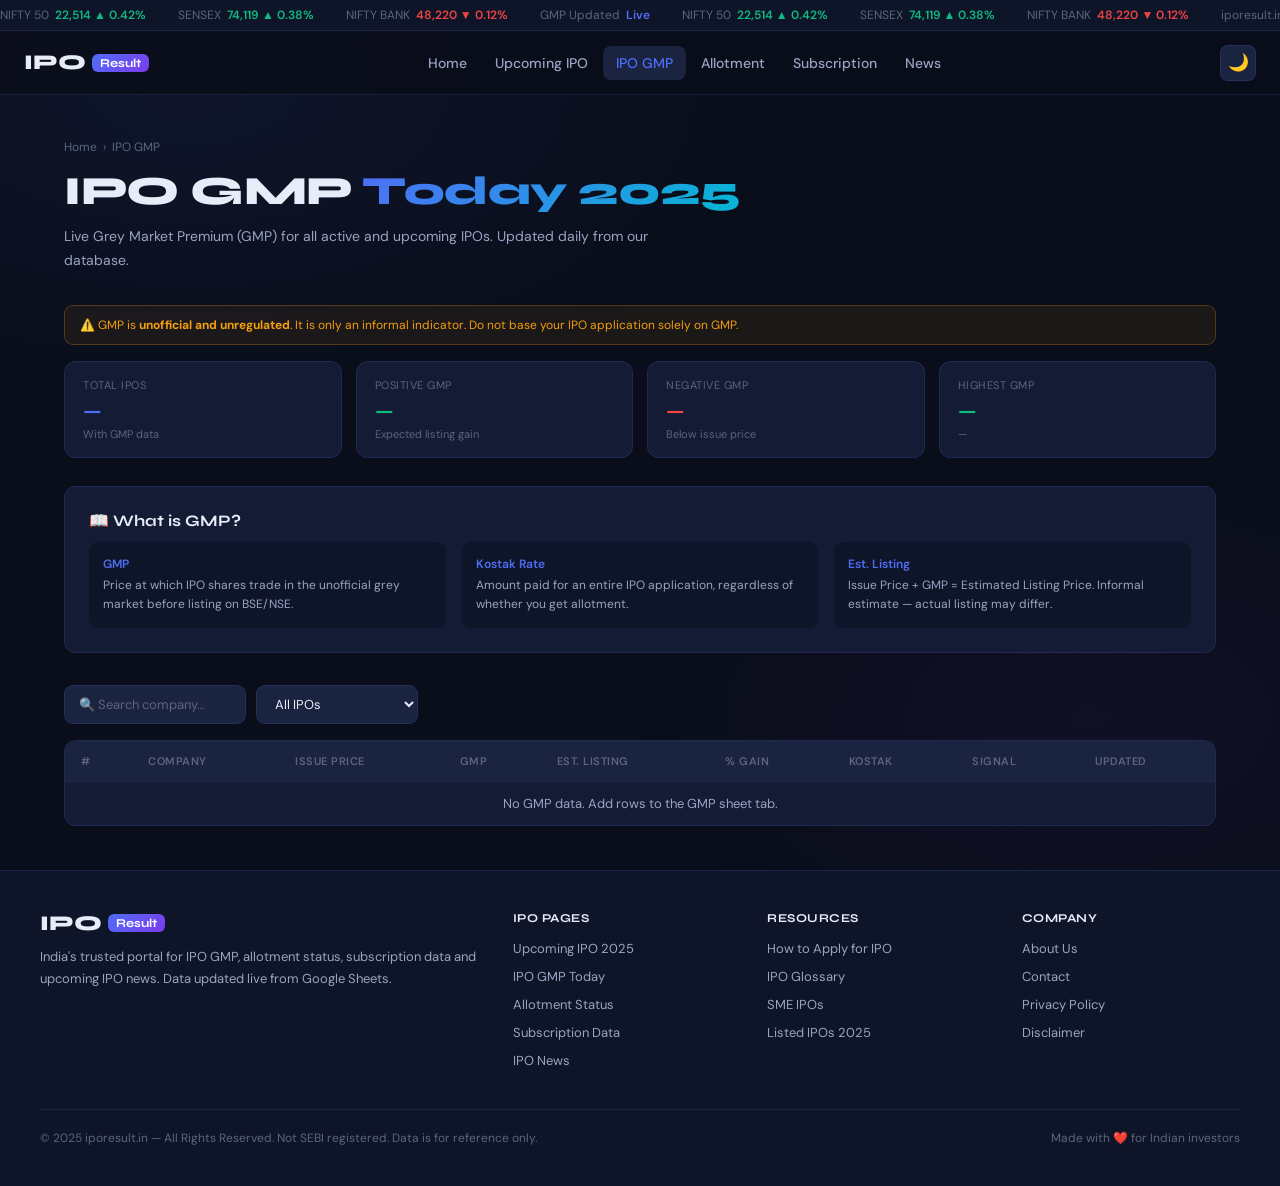
<file: ipo-gmp.html>
<!DOCTYPE html>
<html lang="en">
<head>
<meta charset="UTF-8"/><meta name="viewport" content="width=device-width,initial-scale=1.0"/>
<title>IPO GMP Today 2025 – Grey Market Premium Live | iporesult.in</title>
<meta name="description" content="Live IPO Grey Market Premium (GMP) data. Check today's GMP, Kostak rate and estimated listing price for all active IPOs."/>
<meta name="robots" content="index,follow"/>
<link rel="canonical" href="https://iporesult.in/ipo-gmp.html"/>
<link rel="preconnect" href="https://fonts.googleapis.com"/>
<link href="https://fonts.googleapis.com/css2?family=Syne:wght@700;800&family=DM+Sans:wght@400;500;600&display=swap" rel="stylesheet"/>
<link rel="stylesheet" href="style.css"/>
</head>
<body>
<div id="site-header"></div>
<main>
  <div class="page-hero">
    <div class="breadcrumb"><a href="index.html">Home</a><span>›</span>IPO GMP</div>
    <h1>IPO GMP <span class="grad">Today 2025</span></h1>
    <p>Live Grey Market Premium (GMP) for all active and upcoming IPOs. Updated daily from our database.</p>
  </div>
  <div class="notice"><div class="notice-inner">⚠️ GMP is <strong>unofficial and unregulated</strong>. It is only an informal indicator. Do not base your IPO application solely on GMP.</div></div>
  <div class="section">
    <div class="summary-row">
      <div class="sum-card"><div class="sum-l">Total IPOs</div><div class="sum-v" style="color:var(--accent)" id="totalCount">—</div><div class="sum-s">With GMP data</div></div>
      <div class="sum-card"><div class="sum-l">Positive GMP</div><div class="sum-v up" id="posCount">—</div><div class="sum-s">Expected listing gain</div></div>
      <div class="sum-card"><div class="sum-l">Negative GMP</div><div class="sum-v dn" id="negCount">—</div><div class="sum-s">Below issue price</div></div>
      <div class="sum-card"><div class="sum-l">Highest GMP</div><div class="sum-v gp" id="highGMP">—</div><div class="sum-s" id="highCo">—</div></div>
    </div>
    <div class="explain">
      <h3>📖 What is GMP?</h3>
      <div class="explain-grid">
        <div class="exp-item"><div class="exp-term">GMP</div><div class="exp-def">Price at which IPO shares trade in the unofficial grey market before listing on BSE/NSE.</div></div>
        <div class="exp-item"><div class="exp-term">Kostak Rate</div><div class="exp-def">Amount paid for an entire IPO application, regardless of whether you get allotment.</div></div>
        <div class="exp-item"><div class="exp-term">Est. Listing</div><div class="exp-def">Issue Price + GMP = Estimated Listing Price. Informal estimate — actual listing may differ.</div></div>
      </div>
    </div>
    <div style="display:flex;gap:10px;flex-wrap:wrap;margin-bottom:16px">
      <input class="fi" type="search" id="gmpSearch" placeholder="🔍 Search company…" oninput="filterGMP()"/>
      <select class="fi" id="gmpFilter" onchange="filterGMP()">
        <option value="">All IPOs</option><option value="positive">Positive GMP only</option><option value="negative">Negative GMP only</option>
      </select>
    </div>
    <div class="tbl-wrap"><table class="tbl">
      <thead><tr><th>#</th><th>Company</th><th>Issue Price</th><th>GMP</th><th>Est. Listing</th><th>% Gain</th><th>Kostak</th><th>Signal</th><th>Updated</th></tr></thead>
      <tbody id="gmpBody"><tr><td colspan="9" class="no-data"><div class="sk" style="height:14px;width:50%;margin:0 auto"></div></td></tr></tbody>
    </table></div>
  </div>
</main>
<div id="site-footer"></div>
<script src="config.js"></script>
<script>

var _all=[];
function renderGMPTable(rows){
  var body=document.getElementById('gmpBody');
  if(!rows.length){body.innerHTML='<tr><td colspan="9" class="no-data">No GMP data. Add rows to the GMP sheet tab.</td></tr>';return;}
  var pos=rows.filter(function(r){return parseFloat(r.gmp)>0;}).length;
  var neg=rows.filter(function(r){return parseFloat(r.gmp)<0;}).length;
  var top=rows.slice().sort(function(a,b){return parseFloat(b.gmp)-parseFloat(a.gmp);})[0];
  document.getElementById('totalCount').textContent=rows.length;
  document.getElementById('posCount').textContent=pos;
  document.getElementById('negCount').textContent=neg;
  document.getElementById('highGMP').textContent=(parseFloat(top.gmp)>=0?'+':'')+'₹'+top.gmp;
  document.getElementById('highCo').textContent=top.company||'—';
  body.innerHTML=rows.map(function(r,i){
    var gmp=parseFloat(r.gmp)||0,ip=parseFloat((r.ipo_price||'').toString().replace(/[^\d.]/g,''))||0,est=parseFloat(r.estimated_listing)||0;
    var pct=ip>0?((gmp/ip)*100).toFixed(1):null;
    var absP=Math.min(100,Math.abs(pct||0));
    var sig=gmp>30?'🔥 Strong':gmp>10?'✅ Good':gmp>0?'🟡 Mild':gmp<0?'🔴 Weak':'—';
    return '<tr><td style="color:var(--text3)">'+(i+1)+'</td><td class="tbl-name">'+e(r.company)+'</td><td>₹'+e(r.ipo_price||'—')+'</td><td class="'+(gmp>=0?'gp':'gn')+'">'+(gmp>=0?'+':'')+'₹'+gmp+'</td><td>'+(est?'₹'+est:'—')+'</td><td>'+(pct?'<span class="'+(gmp>=0?'gp':'gn')+'">'+(gmp>=0?'+':'')+pct+'%</span><span class="pct-bar"><span class="pct-fill" style="width:'+absP+'%;background:'+(gmp>=0?'var(--green)':'var(--red)')+'"></span></span>':'—')+'</td><td>'+e(r.kostak?'₹'+r.kostak:'—')+'</td><td>'+sig+'</td><td style="color:var(--text3);font-size:12px">'+e(r.last_updated||'Today')+'</td></tr>';
  }).join('');
}
function filterGMP(){var q=(document.getElementById('gmpSearch').value||'').toLowerCase(),f=document.getElementById('gmpFilter').value;var res=_all.filter(function(r){var nm=(r.company||'').toLowerCase(),gmp=parseFloat(r.gmp)||0;return(!q||nm.includes(q))&&(f==='positive'?gmp>0:f==='negative'?gmp<0:true);});renderGMPTable(res);}
document.addEventListener('DOMContentLoaded',function(){
  buildMarketStrip('GMP Updated','Live');
  gasGet('getGMP').then(function(data){_all=Array.isArray(data)?data:[];renderGMPTable(_all);renderTicker(_all);});
});

</script>
</body>
</html>
</file>
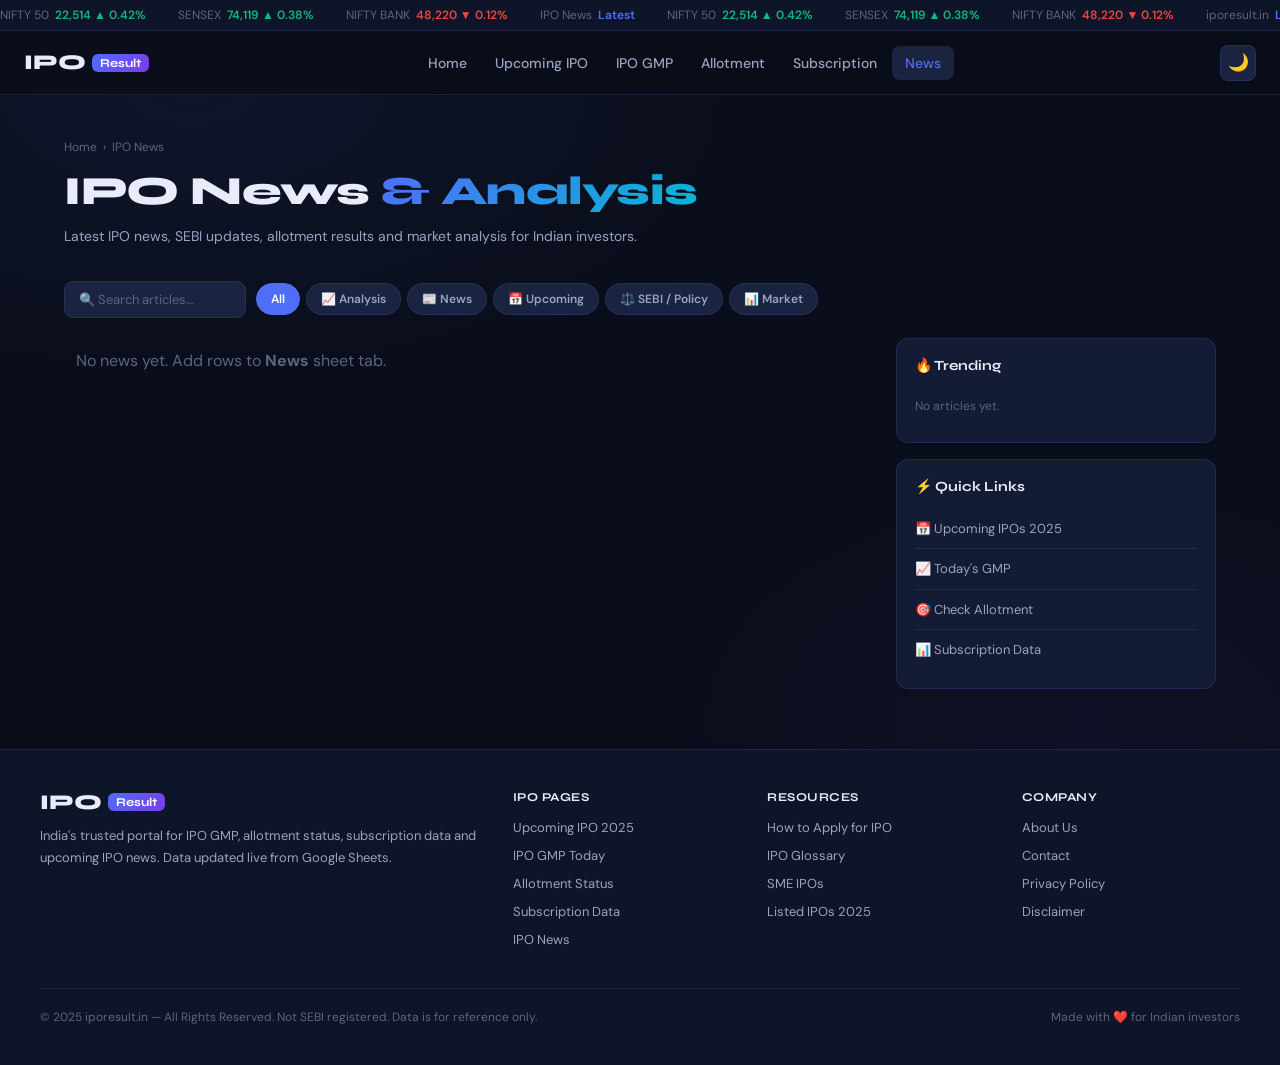
<file: news.html>
<!DOCTYPE html>
<html lang="en">
<head>
<meta charset="UTF-8"/><meta name="viewport" content="width=device-width,initial-scale=1.0"/>
<title>IPO News & Analysis 2025 – Latest IPO Updates | iporesult.in</title>
<meta name="description" content="Latest IPO news, analysis and updates for Indian investors. Read about upcoming IPOs, SEBI regulations, allotment results and market trends."/>
<meta name="robots" content="index,follow"/>
<link rel="canonical" href="https://iporesult.in/news.html"/>
<link rel="preconnect" href="https://fonts.googleapis.com"/>
<link href="https://fonts.googleapis.com/css2?family=Syne:wght@700;800&family=DM+Sans:wght@400;500;600&display=swap" rel="stylesheet"/>
<link rel="stylesheet" href="style.css"/>
</head>
<body>
<div id="site-header"></div>
<main>
  <div class="page-hero">
    <div class="breadcrumb"><a href="index.html">Home</a><span>›</span>IPO News</div>
    <h1>IPO News <span class="grad">& Analysis</span></h1>
    <p>Latest IPO news, SEBI updates, allotment results and market analysis for Indian investors.</p>
  </div>
  <div class="filters">
    <input class="fi" type="search" id="newsSearch" placeholder="🔍 Search articles…" oninput="applyFilters()"/>
    <div class="cat-pills">
      <button class="pill active" onclick="filterByCat('',this)">All</button>
      <button class="pill" onclick="filterByCat('Analysis',this)">📈 Analysis</button>
      <button class="pill" onclick="filterByCat('News',this)">📰 News</button>
      <button class="pill" onclick="filterByCat('Upcoming',this)">📅 Upcoming</button>
      <button class="pill" onclick="filterByCat('Policy',this)">⚖️ SEBI / Policy</button>
      <button class="pill" onclick="filterByCat('Market',this)">📊 Market</button>
    </div>
  </div>
  <div class="section">
    <div class="news-layout">
      <div>
        <div id="featuredBox"></div>
        <div class="blog-grid" id="newsGrid">
          <div class="sk" style="height:280px;border-radius:12px"></div>
          <div class="sk" style="height:280px;border-radius:12px"></div>
          <div class="sk" style="height:280px;border-radius:12px"></div>
        </div>
      </div>
      <aside class="sidebar">
        <div class="side-box">
          <h4>🔥 Trending</h4>
          <ul class="side-list" id="trendingList"><li><div class="sk" style="height:12px;margin-bottom:6px"></div></li><li><div class="sk" style="height:12px;margin-bottom:6px"></div></li></ul>
        </div>
        <div class="side-box">
          <h4>⚡ Quick Links</h4>
          <ul class="side-list">
            <li><a href="upcoming-ipo.html">📅 Upcoming IPOs 2025</a></li>
            <li><a href="ipo-gmp.html">📈 Today's GMP</a></li>
            <li><a href="allotment.html">🎯 Check Allotment</a></li>
            <li><a href="subscription.html">📊 Subscription Data</a></li>
          </ul>
        </div>
      </aside>
    </div>
  </div>
</main>
<div id="site-footer"></div>
<script src="config.js"></script>
<script>

var _news=[],_activeCat='';
function renderFeatured(a){
  var box=document.getElementById('featuredBox');
  if(!a){box.innerHTML='';return;}
  var cat=a.category||'News',cc=CAT_COLORS[cat]||{bg:'rgba(79,110,247,.85)',text:'#fff'},icon=NEWS_ICONS[cat]||NEWS_ICONS.Default,link=a.slug?'/blog/'+e(a.slug):'#';
  box.innerHTML='<div class="featured"><div class="featured-img">'+(a.image_url?'<img src="'+e(a.image_url)+'" alt="'+e(a.title)+'" loading="lazy"/>':'<div style="font-size:60px">'+icon+'</div>')+'<span class="blog-cat-badge" style="background:'+cc.bg+';color:'+cc.text+'">'+e(cat)+'</span></div><div class="featured-body"><span class="feat-cat" style="background:rgba(79,110,247,.12);color:var(--accent)">Featured</span><h2><a href="'+link+'">'+e(a.title)+'</a></h2><p>'+e(a.excerpt||'')+'</p><div style="font-size:11px;color:var(--text3)">'+e(a.date||'')+(a.author?' · '+e(a.author):'')+'</div><a href="'+link+'" class="read-more">Read Full Article →</a></div></div>';
}
function renderTrending(rows){
  var list=document.getElementById('trendingList');
  if(!rows||!rows.length){list.innerHTML='<li style="color:var(--text3);font-size:12px">No articles yet.</li>';return;}
  list.innerHTML=rows.slice(0,5).map(function(r){return '<li><a href="'+(r.slug?'/blog/'+e(r.slug):'#')+'">'+e(r.title)+'</a><div class="side-meta">'+e(r.date||'')+'</div></li>';}).join('');
}
function applyFilters(){
  var q=(document.getElementById('newsSearch').value||'').toLowerCase();
  var res=_news.filter(function(r){return(!q||(r.title||'').toLowerCase().includes(q))&&(!_activeCat||(r.category||'').toLowerCase()===_activeCat.toLowerCase());});
  renderFeatured(res[0]||null);renderNewsGrid(res.slice(1),'newsGrid');
}
function filterByCat(cat,btn){_activeCat=cat;document.querySelectorAll('.pill').forEach(function(p){p.classList.remove('active');});btn.classList.add('active');applyFilters();}
document.addEventListener('DOMContentLoaded',function(){
  buildMarketStrip('IPO News','Latest');
  gasGet('getNews').then(function(data){_news=Array.isArray(data)?data:[];renderFeatured(_news[0]||null);renderNewsGrid(_news.slice(1),'newsGrid');renderTrending(_news);});
});

</script>
</body>
</html>
</file>
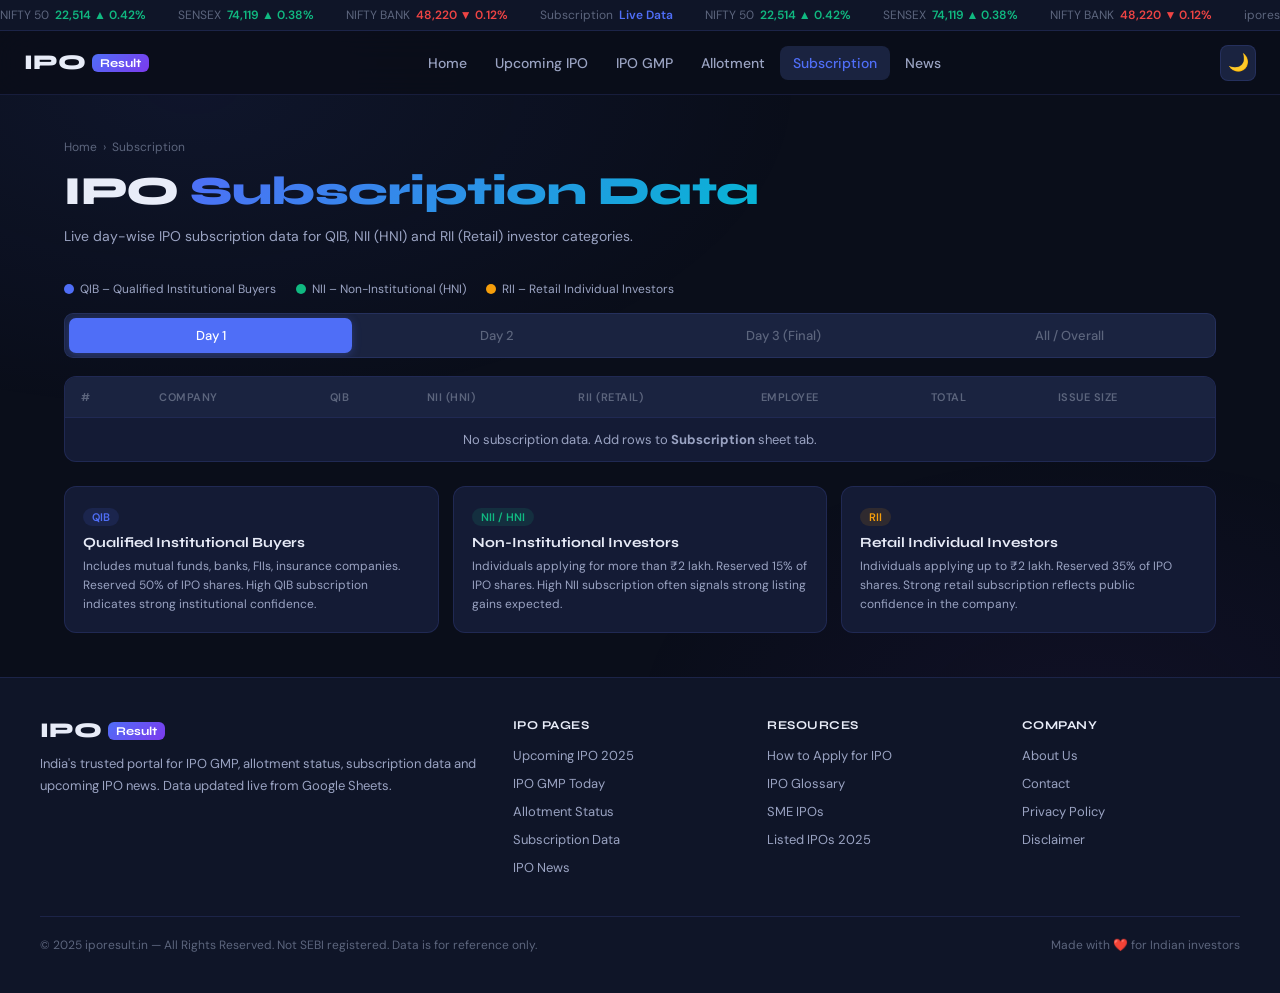
<file: subscription.html>
<!DOCTYPE html>
<html lang="en">
<head>
<meta charset="UTF-8"/><meta name="viewport" content="width=device-width,initial-scale=1.0"/>
<title>IPO Subscription Data 2025 – QIB NII RII Live | iporesult.in</title>
<meta name="description" content="Live IPO subscription data for QIB, NII (HNI) and RII (Retail) categories. Day-wise subscription figures for all open and upcoming IPOs in 2025."/>
<meta name="robots" content="index,follow"/>
<link rel="canonical" href="https://iporesult.in/subscription.html"/>
<link rel="preconnect" href="https://fonts.googleapis.com"/>
<link href="https://fonts.googleapis.com/css2?family=Syne:wght@700;800&family=DM+Sans:wght@400;500;600&display=swap" rel="stylesheet"/>
<link rel="stylesheet" href="style.css"/>
</head>
<body>
<div id="site-header"></div>
<main>
  <div class="page-hero">
    <div class="breadcrumb"><a href="index.html">Home</a><span>›</span>Subscription</div>
    <h1>IPO <span class="grad">Subscription Data</span></h1>
    <p>Live day-wise IPO subscription data for QIB, NII (HNI) and RII (Retail) investor categories.</p>
  </div>
  <div class="section">
    <div class="legend">
      <span class="leg"><span class="leg-dot" style="background:var(--accent)"></span>QIB – Qualified Institutional Buyers</span>
      <span class="leg"><span class="leg-dot" style="background:var(--green)"></span>NII – Non-Institutional (HNI)</span>
      <span class="leg"><span class="leg-dot" style="background:var(--orange)"></span>RII – Retail Individual Investors</span>
    </div>
    <div class="tabs">
      <button class="tab active" onclick="setTab(this,1)">Day 1</button>
      <button class="tab" onclick="setTab(this,2)">Day 2</button>
      <button class="tab" onclick="setTab(this,3)">Day 3 (Final)</button>
      <button class="tab" onclick="setTab(this,'all')">All / Overall</button>
    </div>
    <div class="tbl-wrap"><table class="tbl">
      <thead><tr><th>#</th><th>Company</th><th>QIB</th><th>NII (HNI)</th><th>RII (Retail)</th><th>Employee</th><th>Total</th><th>Issue Size</th></tr></thead>
      <tbody id="subBody"><tr><td colspan="8" class="no-data"><div class="sk" style="height:14px;width:50%;margin:0 auto"></div></td></tr></tbody>
    </table></div>
    <div class="cat-grid">
      <div class="cat-card"><span class="cat-badge" style="background:rgba(79,110,247,.12);color:var(--accent)">QIB</span><div class="cat-title">Qualified Institutional Buyers</div><div class="cat-desc">Includes mutual funds, banks, FIIs, insurance companies. Reserved 50% of IPO shares. High QIB subscription indicates strong institutional confidence.</div></div>
      <div class="cat-card"><span class="cat-badge" style="background:rgba(16,185,129,.12);color:var(--green)">NII / HNI</span><div class="cat-title">Non-Institutional Investors</div><div class="cat-desc">Individuals applying for more than ₹2 lakh. Reserved 15% of IPO shares. High NII subscription often signals strong listing gains expected.</div></div>
      <div class="cat-card"><span class="cat-badge" style="background:rgba(245,158,11,.12);color:var(--orange)">RII</span><div class="cat-title">Retail Individual Investors</div><div class="cat-desc">Individuals applying up to ₹2 lakh. Reserved 35% of IPO shares. Strong retail subscription reflects public confidence in the company.</div></div>
    </div>
  </div>
</main>
<div id="site-footer"></div>
<script src="config.js"></script>
<script>

var _subs=[];
function setTab(btn,day){document.querySelectorAll('.tab').forEach(function(b){b.classList.remove('active');});btn.classList.add('active');var rows=day==='all'?_subs:_subs.filter(function(r){return String(r.day)===String(day);});renderSubTable(rows);}
document.addEventListener('DOMContentLoaded',function(){
  buildMarketStrip('Subscription','Live Data');
  gasGet('getSubs').then(function(data){_subs=Array.isArray(data)?data:[];var d1=_subs.filter(function(r){return String(r.day)==='1';});renderSubTable(d1.length?d1:_subs);});
});

</script>
</body>
</html>
</file>
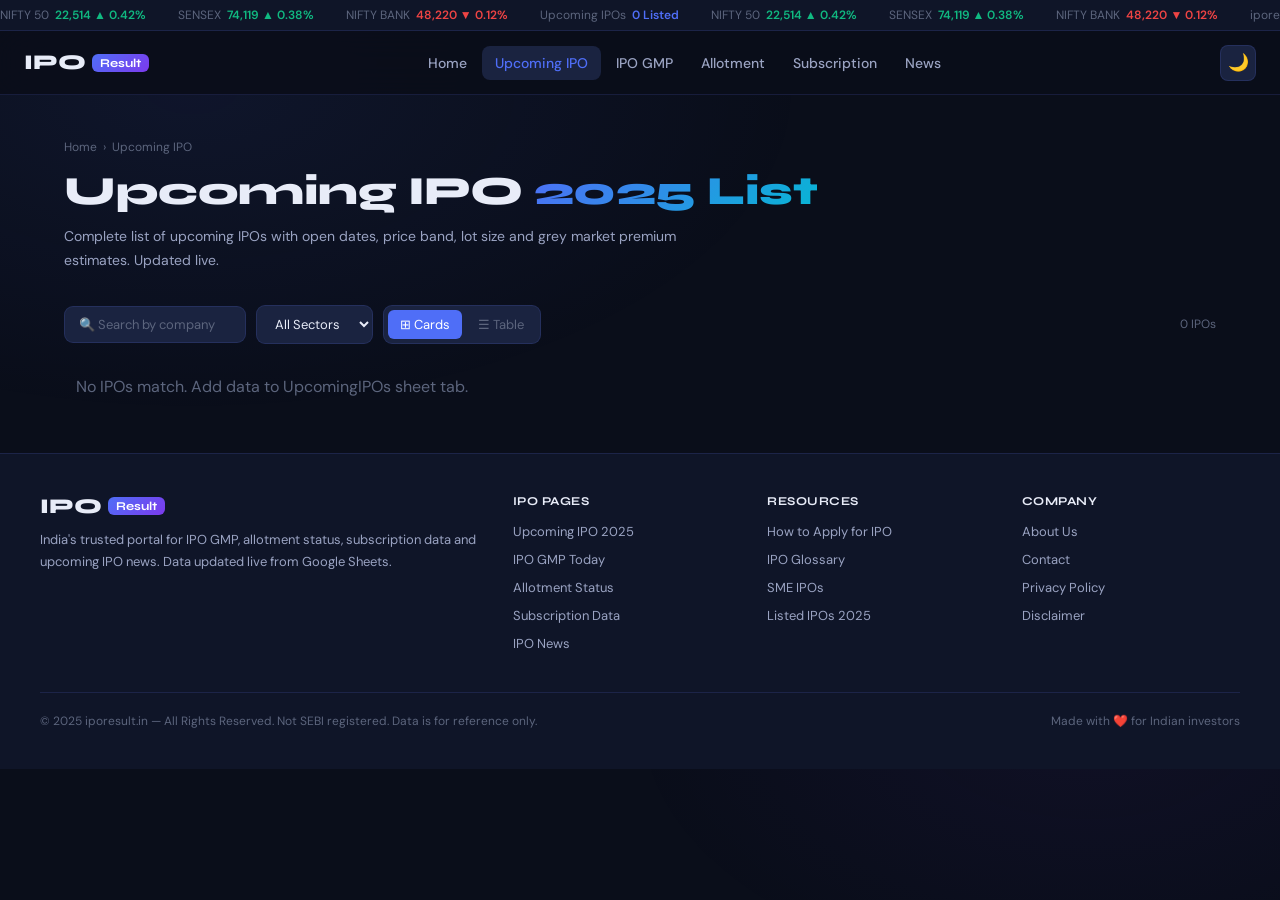
<file: upcoming-ipo.html>
<!DOCTYPE html>
<html lang="en">
<head>
<meta charset="UTF-8"/><meta name="viewport" content="width=device-width,initial-scale=1.0"/>
<title>Upcoming IPO 2025 – IPO Dates, Price Band & GMP | iporesult.in</title>
<meta name="description" content="Complete list of upcoming IPOs in 2025. Get IPO open dates, price band, lot size, GMP estimate and issue size before applying."/>
<meta name="robots" content="index,follow"/>
<link rel="canonical" href="https://iporesult.in/upcoming-ipo.html"/>
<link rel="preconnect" href="https://fonts.googleapis.com"/>
<link href="https://fonts.googleapis.com/css2?family=Syne:wght@700;800&family=DM+Sans:wght@400;500;600&display=swap" rel="stylesheet"/>
<link rel="stylesheet" href="style.css"/>
</head>
<body>
<div id="site-header"></div>
<main>
  <div class="page-hero">
    <div class="breadcrumb"><a href="index.html">Home</a><span>›</span>Upcoming IPO</div>
    <h1>Upcoming IPO <span class="grad">2025 List</span></h1>
    <p>Complete list of upcoming IPOs with open dates, price band, lot size and grey market premium estimates. Updated live.</p>
  </div>
  <div class="filters">
    <input class="fi" type="search" id="searchInput" placeholder="🔍 Search by company name…" oninput="filterCards()"/>
    <select class="fi" id="sectorFilter" onchange="filterCards()">
      <option value="">All Sectors</option>
      <option>Technology</option><option>Finance</option><option>Healthcare</option>
      <option>Auto</option><option>Energy</option><option>FMCG</option><option>Real Estate</option>
    </select>
    <div class="view-toggle">
      <button class="vt-btn active" onclick="setView('cards',this)">⊞ Cards</button>
      <button class="vt-btn" onclick="setView('table',this)">☰ Table</button>
    </div>
    <span class="filter-count" id="filterCount"></span>
  </div>
  <section class="section">
    <div class="cards-grid" id="cardsView">
      <div class="sk" style="height:260px;border-radius:12px"></div>
      <div class="sk" style="height:260px;border-radius:12px"></div>
      <div class="sk" style="height:260px;border-radius:12px"></div>
    </div>
    <div id="tableView" style="display:none">
      <div class="tbl-wrap"><table class="tbl">
        <thead><tr><th>#</th><th>Company</th><th>Price Band</th><th>Open Date</th><th>Lot Size</th><th>Issue Size</th><th>Sector</th><th>GMP Est.</th><th>Action</th></tr></thead>
        <tbody id="tableBody"></tbody>
      </table></div>
    </div>
  </section>
</main>
<div id="site-footer"></div>
<script src="config.js"></script>
<script>

var _all=[];
function renderCards(rows){
  var g=document.getElementById('cardsView');
  document.getElementById('filterCount').textContent=rows.length+' IPOs';
  if(!rows.length){g.innerHTML='<p style="color:var(--text3);grid-column:1/-1;padding:12px">No IPOs match. Add data to UpcomingIPOs sheet tab.</p>';return;}
  renderUpcomingCards(rows,'cardsView');
}
function renderTableView(rows){
  var b=document.getElementById('tableBody');
  if(!rows.length){b.innerHTML='<tr><td colspan="9" class="no-data">No data.</td></tr>';return;}
  b.innerHTML=rows.map(function(r,i){var gmp=parseFloat(r.gmp_est)||0;return '<tr><td style="color:var(--text3)">'+(i+1)+'</td><td class="tbl-name">'+e(r.name)+'</td><td>'+e(r.price_band||'TBA')+'</td><td>'+e(r.expected_open||'TBA')+'</td><td>'+e(r.lot_size?r.lot_size+' Shares':'TBA')+'</td><td>'+e(r.issue_size||'TBA')+'</td><td>'+e(r.sector||'—')+'</td><td class="'+(gmp>=0?'gp':'gn')+'">'+(gmp?(gmp>=0?'+':'')+'₹'+gmp:'—')+'</td><td><button class="btn-alert" style="font-size:11px;padding:5px 10px" onclick="alertFor(\''+e(r.name)+'\')">🔔</button></td></tr>';}).join('');
}
function filterCards(){
  var q=(document.getElementById('searchInput').value||'').toLowerCase();
  var sec=document.getElementById('sectorFilter').value.toLowerCase();
  var filtered=_all.filter(function(r){return(!q||(r.name||'').toLowerCase().includes(q))&&(!sec||(r.sector||'').toLowerCase().includes(sec));});
  renderCards(filtered);renderTableView(filtered);
}
function setView(v,btn){document.querySelectorAll('.vt-btn').forEach(function(b){b.classList.remove('active');});btn.classList.add('active');document.getElementById('cardsView').style.display=v==='cards'?'grid':'none';document.getElementById('tableView').style.display=v==='table'?'block':'none';}
document.addEventListener('DOMContentLoaded',function(){
  buildMarketStrip('Upcoming IPOs','Live');
  gasGet('getUpcoming').then(function(data){_all=Array.isArray(data)?data:[];renderCards(_all);renderTableView(_all);document.getElementById('filterCount').textContent=_all.length+' IPOs';buildMarketStrip('Upcoming IPOs',_all.length+' Listed');});
});

</script>
</body>
</html>
</file>
<file: style.css>
/* ═══════════════════════════════════════════════════════════
   iporesult.in — style.css  v4.0
   Supports: Dark Mode (default) + Light Mode toggle
   ═══════════════════════════════════════════════════════════ */

/* ── DARK MODE (DEFAULT) ── */
:root {
  --bg:      #0a0e1a;
  --bg2:     #0f1528;
  --card:    #141b35;
  --card2:   #1a2340;
  --border:  rgba(99,120,255,0.15);
  --accent:  #4f6ef7;
  --accent2: #7c3aed;
  --green:   #10b981;
  --red:     #ef4444;
  --orange:  #f59e0b;
  --text:    #e8ecf8;
  --text2:   #9aa3c2;
  --text3:   #5c657d;
  --r:       12px;
  --shadow:  0 4px 24px rgba(0,0,0,0.4);
  --mode-icon: '☀️';
}

/* ── LIGHT MODE ── */
[data-theme="light"] {
  --bg:      #f4f6fb;
  --bg2:     #eaecf5;
  --card:    #ffffff;
  --card2:   #f0f2fa;
  --border:  rgba(79,110,247,0.15);
  --accent:  #3b5bdb;
  --accent2: #6c2bd9;
  --green:   #0d9668;
  --red:     #dc2626;
  --orange:  #d97706;
  --text:    #0f172a;
  --text2:   #334155;
  --text3:   #64748b;
  --shadow:  0 4px 24px rgba(0,0,0,0.08);
  --mode-icon: '🌙';
}

/* ── RESET ── */
*,*::before,*::after{box-sizing:border-box;margin:0;padding:0}
html{scroll-behavior:smooth}
body{font-family:'DM Sans',sans-serif;background:var(--bg);color:var(--text);overflow-x:hidden;transition:background .3s,color .3s}
a{color:inherit;text-decoration:none}
::-webkit-scrollbar{width:5px}
::-webkit-scrollbar-thumb{background:var(--accent);border-radius:3px}

/* ── BG MESH ── */
body::before{
  content:'';position:fixed;inset:0;z-index:0;pointer-events:none;
  background:
    radial-gradient(ellipse 80% 60% at 15% 10%,rgba(79,110,247,.08) 0%,transparent 60%),
    radial-gradient(ellipse 60% 50% at 85% 80%,rgba(124,58,237,.06) 0%,transparent 60%);
}

/* ── SKELETON ── */
.sk{background:linear-gradient(90deg,var(--card2) 25%,var(--bg2) 50%,var(--card2) 75%);background-size:200% 100%;animation:sk 1.4s infinite;border-radius:6px;min-height:14px}
@keyframes sk{0%{background-position:200% 0}100%{background-position:-200% 0}}

/* ── SPINNER ── */
.spinner{display:inline-block;width:14px;height:14px;border:2px solid currentColor;border-top-color:transparent;border-radius:50%;animation:spin .7s linear infinite;vertical-align:middle;margin-right:6px}
@keyframes spin{to{transform:rotate(360deg)}}

/* ═══════════════════════════════════════════════════
   DARK / LIGHT MODE TOGGLE BUTTON
   ═══════════════════════════════════════════════════ */
.theme-toggle{
  width:36px;height:36px;border-radius:8px;border:1px solid var(--border);
  background:var(--card2);cursor:pointer;font-size:17px;
  display:flex;align-items:center;justify-content:center;
  transition:all .2s;flex-shrink:0;
}
.theme-toggle:hover{border-color:var(--accent);transform:scale(1.05)}

/* ═══════════════════════════════════════════════════
   MARKET STRIP
   ═══════════════════════════════════════════════════ */
.mstrip{position:relative;z-index:1;background:var(--bg2);border-bottom:1px solid var(--border);padding:7px 0;overflow:hidden;font-size:12px}
.mstrip-inner{display:flex;gap:32px;animation:scrollL 25s linear infinite;width:max-content}
.mstrip-inner:hover{animation-play-state:paused}
.ms{display:flex;align-items:center;gap:6px;white-space:nowrap}
.ms-l{color:var(--text3)}.ms-v{font-weight:600}
.up{color:var(--green)}.dn{color:var(--red)}
@keyframes scrollL{0%{transform:translateX(0)}100%{transform:translateX(-50%)}}

/* ═══════════════════════════════════════════════════
   NAVBAR
   ═══════════════════════════════════════════════════ */
.navbar{
  position:sticky;top:0;z-index:100;
  background:rgba(10,14,26,.92);backdrop-filter:blur(20px);
  border-bottom:1px solid var(--border);
  padding:0 24px;height:64px;
  display:flex;align-items:center;justify-content:space-between;
  transition:background .3s;
}
[data-theme="light"] .navbar{background:rgba(244,246,251,.92)}
.logo{font-family:'Syne',sans-serif;font-weight:800;font-size:21px;display:flex;align-items:center;gap:6px}
.logo-badge{background:linear-gradient(135deg,var(--accent),var(--accent2));color:#fff;padding:2px 8px;border-radius:6px;font-size:12px;font-weight:700}
.nav-links{display:flex;gap:2px;list-style:none}
.nav-links a{color:var(--text2);font-size:14px;font-weight:500;padding:8px 13px;border-radius:8px;transition:.2s;white-space:nowrap}
.nav-links a:hover,.nav-links a.active{color:var(--text);background:var(--card2)}
.nav-links a.active{color:var(--accent)}
.nav-right{display:flex;align-items:center;gap:8px}
.hamburger{display:none;flex-direction:column;gap:5px;cursor:pointer;padding:8px;border-radius:8px;background:var(--card2);border:1px solid var(--border)}
.hamburger span{display:block;width:20px;height:2px;background:var(--text);border-radius:2px}

/* ── LAST UPDATED BADGE ── */
.last-updated{font-size:11px;color:var(--text3);padding:4px 10px;background:var(--card2);border-radius:50px;border:1px solid var(--border);white-space:nowrap}

/* ═══════════════════════════════════════════════════
   SIDE DRAWER
   ═══════════════════════════════════════════════════ */
.overlay{display:none;position:fixed;inset:0;z-index:200;background:rgba(0,0,0,.6);backdrop-filter:blur(4px)}.overlay.open{display:block}
.drawer{position:fixed;top:0;left:-290px;z-index:300;width:270px;height:100vh;background:var(--bg2);border-right:1px solid var(--border);transition:left .3s cubic-bezier(.4,0,.2,1);overflow-y:auto}.drawer.open{left:0}
.drawer-hd{padding:18px;border-bottom:1px solid var(--border);display:flex;align-items:center;justify-content:space-between}
.drawer-close{background:var(--card2);border:none;color:var(--text2);width:32px;height:32px;border-radius:8px;cursor:pointer;font-size:17px;display:flex;align-items:center;justify-content:center}
.drawer-nav{padding:10px}
.drawer-nav a{display:flex;align-items:center;gap:10px;color:var(--text2);padding:11px 14px;border-radius:9px;font-size:14px;font-weight:500;transition:.2s;margin-bottom:3px}
.drawer-nav a:hover,.drawer-nav a.active{background:var(--card2);color:var(--text)}
.drawer-nav a.active{color:var(--accent)}
.d-div{height:1px;background:var(--border);margin:10px 14px}

/* ═══════════════════════════════════════════════════
   PAGE HERO (inner pages)
   ═══════════════════════════════════════════════════ */
.page-hero{position:relative;z-index:1;padding:44px 24px 32px;max-width:1200px;margin:0 auto}
.breadcrumb{font-size:12px;color:var(--text3);margin-bottom:12px}
.breadcrumb a{color:var(--text3)}.breadcrumb a:hover{color:var(--accent)}.breadcrumb span{margin:0 6px}
.page-hero h1{font-family:'Syne',sans-serif;font-size:clamp(24px,4vw,40px);font-weight:800;letter-spacing:-.5px;margin-bottom:10px}
.page-hero p{color:var(--text2);font-size:14px;line-height:1.7;max-width:620px}
.grad{background:linear-gradient(135deg,var(--accent),#06b6d4);-webkit-background-clip:text;-webkit-text-fill-color:transparent;background-clip:text}

/* ═══════════════════════════════════════════════════
   HOME HERO
   ═══════════════════════════════════════════════════ */
.hero{position:relative;z-index:1;padding:56px 24px 36px;text-align:center;max-width:720px;margin:0 auto}
.live-badge{display:inline-flex;align-items:center;gap:5px;background:rgba(79,110,247,.1);border:1px solid rgba(79,110,247,.3);color:var(--accent);padding:5px 13px;border-radius:50px;font-size:11px;font-weight:600;letter-spacing:.5px;text-transform:uppercase;margin-bottom:18px}
.live-badge::before{content:'●';font-size:7px;animation:pulse 2s infinite}
@keyframes pulse{0%,100%{opacity:1}50%{opacity:.3}}
.hero h1{font-family:'Syne',sans-serif;font-size:clamp(28px,5vw,52px);font-weight:800;line-height:1.1;letter-spacing:-1px;margin-bottom:14px}
.hero p{color:var(--text2);font-size:15px;line-height:1.7;max-width:460px;margin:0 auto 24px}
.hero-search{display:flex;gap:8px;max-width:460px;margin:0 auto}
.hero-search input{flex:1;background:var(--card2);border:1px solid var(--border);color:var(--text);padding:12px 16px;border-radius:10px;font-size:14px;outline:none;font-family:'DM Sans',sans-serif;transition:.2s}
.hero-search input:focus{border-color:var(--accent)}
.hero-search input::placeholder{color:var(--text3)}
.hero-search button{background:linear-gradient(135deg,var(--accent),var(--accent2));border:none;color:#fff;padding:12px 22px;border-radius:10px;font-size:14px;font-weight:600;cursor:pointer;white-space:nowrap;transition:.2s}
.hero-search button:hover{opacity:.9}

/* ═══════════════════════════════════════════════════
   STATS BAR
   ═══════════════════════════════════════════════════ */
.stats{position:relative;z-index:1;max-width:1200px;margin:0 auto;padding:0 24px 28px;display:grid;grid-template-columns:repeat(4,1fr);gap:14px}
.stat{background:var(--card);border:1px solid var(--border);border-radius:var(--r);padding:18px;transition:.2s}
.stat:hover{transform:translateY(-2px);border-color:var(--accent);box-shadow:var(--shadow)}
.stat-l{font-size:11px;color:var(--text3);text-transform:uppercase;letter-spacing:.5px;margin-bottom:6px}
.stat-v{font-family:'Syne',sans-serif;font-size:26px;font-weight:700}
.stat-s{font-size:11px;color:var(--text3);margin-top:3px}

/* ═══════════════════════════════════════════════════
   GMP TICKER
   ═══════════════════════════════════════════════════ */
.ticker-wrap{position:relative;z-index:1;background:var(--card2);border-top:1px solid var(--border);border-bottom:1px solid var(--border);overflow:hidden;padding:9px 0;margin-bottom:8px}
.ticker{display:flex;gap:36px;animation:scrollL 30s linear infinite;width:max-content}
.ticker:hover{animation-play-state:paused}
.t-item{display:flex;align-items:center;gap:7px;white-space:nowrap;font-size:13px}
.t-name{color:var(--text);font-weight:500}
.t-gmp{font-weight:600}

/* ═══════════════════════════════════════════════════
   SECTION
   ═══════════════════════════════════════════════════ */
.section{position:relative;z-index:1;max-width:1200px;margin:0 auto;padding:0 24px 44px}
.sec-hd{display:flex;align-items:center;justify-content:space-between;margin-bottom:16px}
.sec-title{font-family:'Syne',sans-serif;font-size:19px;font-weight:700;display:flex;align-items:center;gap:9px}
.sec-title::before{content:'';display:block;width:4px;height:19px;background:linear-gradient(180deg,var(--accent),var(--accent2));border-radius:2px}
.see-all{color:var(--accent);font-size:13px;font-weight:500}
.see-all:hover{text-decoration:underline}

/* ── NOTICE ── */
.notice{position:relative;z-index:1;max-width:1200px;margin:0 auto;padding:0 24px 16px}
.notice-inner{background:rgba(245,158,11,.07);border:1px solid rgba(245,158,11,.25);border-radius:9px;padding:11px 15px;font-size:12px;color:var(--orange)}

/* ── TRUST STRIP ── */
.trust-strip{position:relative;z-index:1;max-width:1200px;margin:0 auto;padding:0 24px 16px}
.trust-inner{display:flex;align-items:center;gap:16px;flex-wrap:wrap;font-size:12px;color:var(--text3);padding:10px 14px;background:var(--card2);border-radius:9px;border:1px solid var(--border)}
.trust-item{display:flex;align-items:center;gap:5px}
.trust-item a{color:var(--accent)}.trust-item a:hover{text-decoration:underline}

/* ═══════════════════════════════════════════════════
   TABLE
   ═══════════════════════════════════════════════════ */
.tbl-wrap{background:var(--card);border:1px solid var(--border);border-radius:var(--r);overflow:hidden;overflow-x:auto}
.tbl{width:100%;border-collapse:collapse;font-size:13.5px}
.tbl thead{background:var(--card2)}
.tbl th{padding:13px 16px;text-align:left;font-size:11px;font-weight:600;color:var(--text3);text-transform:uppercase;letter-spacing:.5px;border-bottom:1px solid var(--border);white-space:nowrap}
.tbl td{padding:13px 16px;border-bottom:1px solid var(--border);color:var(--text2);white-space:nowrap}
.tbl tr:last-child td{border-bottom:none}
.tbl tr:hover td{background:rgba(79,110,247,.04)}
.tbl-name{color:var(--text);font-weight:500}
.tbl-name a:hover{color:var(--accent)}
.no-data{text-align:center;padding:40px;color:var(--text3);font-size:13px}
.gp{color:var(--green);font-weight:600}.gn{color:var(--red);font-weight:600}
.sub-bar-row{display:flex;align-items:center;gap:8px}
.sub-bar{flex:1;height:5px;background:var(--bg2);border-radius:3px;overflow:hidden;min-width:50px}
.sub-fill{height:100%;border-radius:3px}
.pct-bar{height:4px;background:var(--bg2);border-radius:2px;overflow:hidden;width:80px;display:inline-block;vertical-align:middle;margin-left:8px}
.pct-fill{height:100%;border-radius:2px}

/* ═══════════════════════════════════════════════════
   BADGES
   ═══════════════════════════════════════════════════ */
.badge{display:inline-block;padding:3px 9px;border-radius:50px;font-size:11px;font-weight:600}
.b-open{background:rgba(16,185,129,.12);color:var(--green)}
.b-upcoming{background:rgba(245,158,11,.12);color:var(--orange)}
.b-closed{background:rgba(148,163,184,.1);color:var(--text3)}
.b-listed{background:rgba(79,110,247,.12);color:var(--accent)}
.b-pos{background:rgba(16,185,129,.12);color:var(--green)}
.b-neg{background:rgba(239,68,68,.12);color:var(--red)}

/* ═══════════════════════════════════════════════════
   CARDS
   ═══════════════════════════════════════════════════ */
.cards-grid{display:grid;grid-template-columns:repeat(auto-fill,minmax(280px,1fr));gap:16px}
.card{background:var(--card);border:1px solid var(--border);border-radius:var(--r);padding:20px;transition:.2s}
.card:hover{transform:translateY(-3px);border-color:rgba(79,110,247,.4);box-shadow:var(--shadow)}
.card-hd{display:flex;align-items:flex-start;justify-content:space-between;margin-bottom:14px}
.card-logo{width:44px;height:44px;border-radius:10px;flex-shrink:0;display:flex;align-items:center;justify-content:center;font-family:'Syne',sans-serif;font-weight:800;font-size:16px;color:#fff}
.card-t{font-weight:600;font-size:15px;color:var(--text);margin-bottom:4px}
.card-s{font-size:12px;color:var(--text3);margin-bottom:14px}
.card-row{display:flex;justify-content:space-between;margin-bottom:7px;font-size:13px}
.cr-l{color:var(--text3)}.cr-v{color:var(--text);font-weight:500}
.card-ft{margin-top:14px;padding-top:14px;border-top:1px solid var(--border);display:flex;align-items:center;justify-content:space-between}

/* ═══════════════════════════════════════════════════
   GMP
   ═══════════════════════════════════════════════════ */
.gmp-grid{display:grid;grid-template-columns:repeat(auto-fill,minmax(180px,1fr));gap:11px}
.gmp-card{background:var(--card);border:1px solid var(--border);border-radius:var(--r);padding:15px;transition:.2s}
.gmp-card:hover{border-color:var(--accent);transform:translateY(-2px)}
.gmp-co{font-size:13px;font-weight:600;color:var(--text);margin-bottom:4px}
.gmp-val{font-family:'Syne',sans-serif;font-size:22px;font-weight:700}
.gmp-kostak{font-size:11px;color:var(--text3);margin-top:2px}
.gmp-est{font-size:11px;margin-top:5px}
.summary-row{display:grid;grid-template-columns:repeat(4,1fr);gap:14px;margin-bottom:28px}
.sum-card{background:var(--card);border:1px solid var(--border);border-radius:var(--r);padding:16px 18px}
.sum-l{font-size:11px;color:var(--text3);text-transform:uppercase;letter-spacing:.5px;margin-bottom:6px}
.sum-v{font-family:'Syne',sans-serif;font-size:22px;font-weight:700}
.sum-s{font-size:11px;color:var(--text3);margin-top:3px}
.explain{background:var(--card);border:1px solid var(--border);border-radius:var(--r);padding:24px;margin-bottom:32px}
.explain h3{font-family:'Syne',sans-serif;font-size:16px;font-weight:700;margin-bottom:12px}
.explain-grid{display:grid;grid-template-columns:repeat(3,1fr);gap:16px}
.exp-item{background:var(--bg2);border-radius:9px;padding:14px}
.exp-term{font-size:12px;font-weight:600;color:var(--accent);margin-bottom:4px}
.exp-def{font-size:12px;color:var(--text2);line-height:1.6}

/* ═══════════════════════════════════════════════════
   TABS
   ═══════════════════════════════════════════════════ */
.tabs{display:flex;gap:3px;background:var(--card2);border:1px solid var(--border);padding:4px;border-radius:9px;margin-bottom:18px;overflow-x:auto}
.tab{flex:1;padding:9px 16px;background:none;border:none;color:var(--text3);border-radius:7px;font-size:13px;font-weight:500;cursor:pointer;transition:.2s;white-space:nowrap;font-family:'DM Sans',sans-serif}
.tab.active{background:var(--accent);color:#fff;box-shadow:0 2px 10px rgba(79,110,247,.3)}

/* ═══════════════════════════════════════════════════
   FORMS / ALLOTMENT
   ═══════════════════════════════════════════════════ */
.checker{background:var(--card);border:1px solid var(--border);border-radius:var(--r);padding:32px}
.checker h2{font-family:'Syne',sans-serif;font-size:20px;font-weight:700;margin-bottom:6px}
.checker>p{color:var(--text2);font-size:13px;margin-bottom:24px}
.form-row{display:grid;grid-template-columns:1fr 1fr;gap:14px;margin-bottom:14px}
.fg{display:flex;flex-direction:column;gap:6px}
.fg label{font-size:11px;color:var(--text3);font-weight:600;text-transform:uppercase;letter-spacing:.4px}
.fg select,.fg input{background:var(--bg2);border:1px solid var(--border);color:var(--text);padding:12px 14px;border-radius:9px;font-size:14px;outline:none;font-family:'DM Sans',sans-serif;transition:.2s;-webkit-appearance:none}
.fg select:focus,.fg input:focus{border-color:var(--accent)}
.fg input::placeholder{color:var(--text3)}
.result-box{display:none;margin-top:18px;padding:16px 20px;border-radius:10px;font-size:14px;line-height:1.7}
.reg-grid{display:grid;grid-template-columns:1fr 1fr;gap:14px;margin-top:28px}
.reg-card{background:var(--bg2);border:1px solid var(--border);border-radius:var(--r);padding:20px;text-align:center;transition:.2s}
.reg-card:hover{border-color:var(--accent)}
.reg-icon{font-size:32px;margin-bottom:10px}
.reg-name{font-family:'Syne',sans-serif;font-size:15px;font-weight:700;margin-bottom:6px}
.reg-desc{font-size:12px;color:var(--text2);margin-bottom:14px;line-height:1.5}
.how-box{background:var(--card);border:1px solid var(--border);border-radius:var(--r);padding:24px;margin-top:24px}
.how-box h3{font-family:'Syne',sans-serif;font-size:16px;font-weight:700;margin-bottom:16px}
.steps{display:flex;flex-direction:column;gap:12px}
.step{display:flex;gap:14px;align-items:flex-start}
.step-num{min-width:28px;height:28px;border-radius:50%;flex-shrink:0;background:linear-gradient(135deg,var(--accent),var(--accent2));display:flex;align-items:center;justify-content:center;font-size:12px;font-weight:700;color:#fff}
.step-txt{font-size:13px;color:var(--text2);line-height:1.6;padding-top:4px}
.step-txt strong{color:var(--text)}

/* ═══════════════════════════════════════════════════
   SUBSCRIPTION
   ═══════════════════════════════════════════════════ */
.cat-grid{display:grid;grid-template-columns:repeat(3,1fr);gap:14px;margin-top:24px}
.cat-card{background:var(--card);border:1px solid var(--border);border-radius:var(--r);padding:18px}
.cat-title{font-family:'Syne',sans-serif;font-size:14px;font-weight:700;margin-bottom:6px}
.cat-badge{display:inline-block;padding:2px 9px;border-radius:50px;font-size:11px;font-weight:600;margin-bottom:8px}
.cat-desc{font-size:12px;color:var(--text2);line-height:1.6}
.legend{display:flex;gap:20px;flex-wrap:wrap;margin-bottom:16px}
.leg{display:flex;align-items:center;gap:6px;font-size:12px;color:var(--text2)}
.leg-dot{width:10px;height:10px;border-radius:50%}

/* ═══════════════════════════════════════════════════
   NEWS / BLOG
   ═══════════════════════════════════════════════════ */
.blog-grid{display:grid;grid-template-columns:repeat(auto-fill,minmax(280px,1fr));gap:18px}
.blog-card{background:var(--card);border:1px solid var(--border);border-radius:var(--r);overflow:hidden;transition:.2s}
.blog-card:hover{transform:translateY(-3px);border-color:rgba(79,110,247,.4);box-shadow:var(--shadow)}
.blog-img{height:160px;background:var(--card2);display:flex;align-items:center;justify-content:center;position:relative;overflow:hidden}
.blog-img img{width:100%;height:100%;object-fit:cover}
.blog-icon{font-size:40px}
.blog-cat-badge{position:absolute;top:10px;left:10px;padding:3px 9px;border-radius:50px;font-size:10px;font-weight:700;text-transform:uppercase;letter-spacing:.4px}
.blog-body{padding:16px}
.blog-meta{font-size:11px;color:var(--text3);margin-bottom:7px}
.blog-title{font-family:'Syne',sans-serif;font-size:14px;font-weight:700;color:var(--text);line-height:1.4;margin-bottom:8px}
.blog-title a:hover{color:var(--accent)}
.blog-exc{font-size:12px;color:var(--text2);line-height:1.6}
.read-more{display:inline-block;margin-top:10px;font-size:12px;color:var(--accent);font-weight:600}
.read-more:hover{text-decoration:underline}
.featured{background:var(--card);border:1px solid var(--border);border-radius:var(--r);overflow:hidden;margin-bottom:22px}
.featured-img{height:220px;background:var(--card2);display:flex;align-items:center;justify-content:center;position:relative;overflow:hidden}
.featured-img img{width:100%;height:100%;object-fit:cover}
.featured-body{padding:20px}
.feat-cat{display:inline-block;padding:3px 10px;border-radius:50px;font-size:10px;font-weight:700;text-transform:uppercase;letter-spacing:.5px;margin-bottom:10px}
.featured-body h2{font-family:'Syne',sans-serif;font-size:18px;font-weight:800;line-height:1.4;margin-bottom:8px}
.featured-body h2 a:hover{color:var(--accent)}
.featured-body p{font-size:13px;color:var(--text2);line-height:1.6;margin-bottom:12px}
.side-box{background:var(--card);border:1px solid var(--border);border-radius:var(--r);padding:18px;margin-bottom:16px}
.side-box h4{font-family:'Syne',sans-serif;font-size:14px;font-weight:700;margin-bottom:14px}
.side-list{list-style:none}
.side-list li{padding:10px 0;border-bottom:1px solid var(--border);font-size:13px}
.side-list li:last-child{border-bottom:none}
.side-list a{color:var(--text2);line-height:1.5;display:block}
.side-list a:hover{color:var(--accent)}
.side-meta{font-size:11px;color:var(--text3);margin-top:3px}
.news-layout{display:grid;grid-template-columns:1fr 320px;gap:28px}

/* ═══════════════════════════════════════════════════
   FILTERS
   ═══════════════════════════════════════════════════ */
.filters{position:relative;z-index:1;max-width:1200px;margin:0 auto;padding:0 24px 20px;display:flex;gap:10px;flex-wrap:wrap;align-items:center}
.fi{background:var(--card2);border:1px solid var(--border);color:var(--text);padding:9px 14px;border-radius:9px;font-size:13px;outline:none;font-family:'DM Sans',sans-serif;transition:.2s}
.fi:focus{border-color:var(--accent)}.fi::placeholder{color:var(--text3)}
.cat-pills{display:flex;gap:6px;flex-wrap:wrap}
.pill{padding:7px 14px;border-radius:50px;font-size:12px;font-weight:600;cursor:pointer;border:1px solid var(--border);background:var(--card2);color:var(--text2);transition:.2s;font-family:'DM Sans',sans-serif}
.pill.active,.pill:hover{background:var(--accent);color:#fff;border-color:var(--accent)}
.view-toggle{display:flex;gap:4px;background:var(--card2);border:1px solid var(--border);padding:4px;border-radius:9px}
.vt-btn{padding:6px 12px;background:none;border:none;color:var(--text3);border-radius:6px;cursor:pointer;font-size:13px;font-family:'DM Sans',sans-serif;transition:.2s}
.vt-btn.active{background:var(--accent);color:#fff}
.filter-count{font-size:12px;color:var(--text3);margin-left:auto}

/* ═══════════════════════════════════════════════════
   BUTTONS
   ═══════════════════════════════════════════════════ */
.btn-primary{width:100%;padding:14px;background:linear-gradient(135deg,var(--accent),var(--accent2));border:none;color:#fff;font-size:15px;font-weight:600;border-radius:9px;cursor:pointer;transition:.2s;font-family:'DM Sans',sans-serif}
.btn-primary:hover{opacity:.9}
.btn-alert{background:linear-gradient(135deg,var(--accent),var(--accent2));border:none;color:#fff;padding:8px 16px;border-radius:8px;font-size:12px;font-weight:600;cursor:pointer;transition:.2s}
.btn-alert:hover{opacity:.85}
.btn-reg{display:inline-block;padding:9px 20px;background:linear-gradient(135deg,var(--accent),var(--accent2));color:#fff;border-radius:8px;font-size:13px;font-weight:600;transition:.2s}
.btn-reg:hover{opacity:.85}
.btn-outline{display:inline-flex;align-items:center;gap:6px;padding:9px 16px;border:1px solid var(--border);background:var(--card2);color:var(--text2);border-radius:9px;font-size:13px;font-weight:500;cursor:pointer;font-family:'DM Sans',sans-serif;transition:.2s}
.btn-outline:hover{border-color:var(--accent);color:var(--accent)}

/* ═══════════════════════════════════════════════════
   FIREBASE ENGAGEMENT WIDGETS
   ═══════════════════════════════════════════════════ */
/* Alert subscription toast */
.alert-toast{position:fixed;bottom:80px;left:50%;transform:translateX(-50%);background:var(--card);border:1px solid var(--border);border-radius:12px;padding:14px 20px;font-size:13px;color:var(--text);box-shadow:var(--shadow);z-index:500;display:none;align-items:center;gap:10px;max-width:360px;width:90%}
.alert-toast.show{display:flex;animation:slideUp .3s ease}
@keyframes slideUp{from{transform:translateX(-50%) translateY(20px);opacity:0}to{transform:translateX(-50%) translateY(0);opacity:1}}

/* Watchlist heart */
.watchlist-btn{background:none;border:1px solid var(--border);border-radius:8px;padding:7px 12px;cursor:pointer;font-size:13px;color:var(--text2);font-family:'DM Sans',sans-serif;transition:.2s;display:flex;align-items:center;gap:5px}
.watchlist-btn:hover,.watchlist-btn.active{border-color:var(--red);color:var(--red)}
.watchlist-btn.active{background:rgba(239,68,68,.08)}

/* Calculator box */
.calc-box{background:var(--card);border:1px solid var(--border);border-radius:var(--r);padding:20px}
.calc-box h4{font-family:'Syne',sans-serif;font-size:15px;font-weight:700;margin-bottom:14px}
.calc-result{margin-top:14px;padding:12px;background:var(--bg2);border-radius:9px;font-size:13px;color:var(--text2);line-height:1.6}
.calc-result strong{color:var(--accent);font-size:15px}

/* Newsletter */
.newsletter-box{background:linear-gradient(135deg,rgba(79,110,247,.1),rgba(124,58,237,.08));border:1px solid rgba(79,110,247,.2);border-radius:var(--r);padding:28px;text-align:center}
.newsletter-box h3{font-family:'Syne',sans-serif;font-size:18px;font-weight:700;margin-bottom:8px}
.newsletter-box p{color:var(--text2);font-size:13px;margin-bottom:18px}
.nl-form{display:flex;gap:8px;max-width:400px;margin:0 auto}
.nl-form input{flex:1;background:var(--card2);border:1px solid var(--border);color:var(--text);padding:11px 14px;border-radius:9px;font-size:13px;outline:none;font-family:'DM Sans',sans-serif}
.nl-form input:focus{border-color:var(--accent)}
.nl-form button{background:linear-gradient(135deg,var(--accent),var(--accent2));border:none;color:#fff;padding:11px 20px;border-radius:9px;font-size:13px;font-weight:600;cursor:pointer;white-space:nowrap}

/* ═══════════════════════════════════════════════════
   FOOTER
   ═══════════════════════════════════════════════════ */
.footer{position:relative;z-index:1;background:var(--bg2);border-top:1px solid var(--border);padding:40px 24px 80px}
@media(min-width:769px){.footer{padding-bottom:40px}}
.footer-grid{max-width:1200px;margin:0 auto;display:grid;grid-template-columns:2fr 1fr 1fr 1fr;gap:36px;margin-bottom:32px}
.footer-brand p{color:var(--text2);font-size:13px;line-height:1.7;margin-top:10px}
.fc h4{font-family:'Syne',sans-serif;font-size:12px;font-weight:700;color:var(--text);text-transform:uppercase;letter-spacing:.5px;margin-bottom:12px}
.fc ul{list-style:none}.fc li{margin-bottom:7px}.fc a{color:var(--text2);font-size:13px}.fc a:hover{color:var(--accent)}
.footer-bot{max-width:1200px;margin:0 auto;padding-top:20px;border-top:1px solid var(--border);display:flex;align-items:center;justify-content:space-between;flex-wrap:wrap;gap:10px}
.footer-bot p{font-size:12px;color:var(--text3)}
.footer-trust{display:flex;align-items:center;gap:12px;flex-wrap:wrap}
.trust-badge{font-size:11px;color:var(--text3);display:flex;align-items:center;gap:4px}

/* ── BOTTOM NAV ── */
.bnav{display:none;position:fixed;bottom:0;left:0;right:0;z-index:150;background:rgba(15,21,40,.97);backdrop-filter:blur(20px);border-top:1px solid var(--border);padding:6px 0 env(safe-area-inset-bottom,6px)}
[data-theme="light"] .bnav{background:rgba(244,246,251,.97)}
.bnav-inner{display:flex;justify-content:space-around;align-items:center}
.bn{display:flex;flex-direction:column;align-items:center;gap:2px;text-decoration:none;color:var(--text3);flex:1;padding:4px 0;transition:.2s;font-size:10px;font-weight:500}
.bn.active{color:var(--accent)}.bn-ic{font-size:19px;line-height:1}

/* ═══════════════════════════════════════════════════
   RESPONSIVE
   ═══════════════════════════════════════════════════ */
@media(min-width:769px){.footer{padding-bottom:40px}}
@media(max-width:1024px){.news-layout{grid-template-columns:1fr}.sidebar{display:none}.explain-grid{grid-template-columns:1fr 1fr}}
@media(max-width:768px){
  .nav-links{display:none}.hamburger{display:flex}
  .stats{grid-template-columns:1fr 1fr}.footer-grid{grid-template-columns:1fr 1fr;gap:20px}
  .bnav{display:block}.section{padding:0 14px 36px}.page-hero{padding:28px 14px 20px}
  .hero{padding:28px 14px 20px}.filters{padding:0 14px 14px}.form-row{grid-template-columns:1fr}
  .reg-grid{grid-template-columns:1fr}.summary-row{grid-template-columns:1fr 1fr}
  .explain-grid{grid-template-columns:1fr}.cat-grid{grid-template-columns:1fr}
  .cards-grid{grid-template-columns:1fr}.blog-grid{grid-template-columns:1fr}
  .gmp-grid{grid-template-columns:1fr 1fr}.hero-search{flex-direction:column}
  .nl-form{flex-direction:column}
}
@media(max-width:480px){.stats{grid-template-columns:1fr 1fr;gap:9px}.gmp-grid{grid-template-columns:1fr 1fr}.hero h1{font-size:26px}}
</file>
